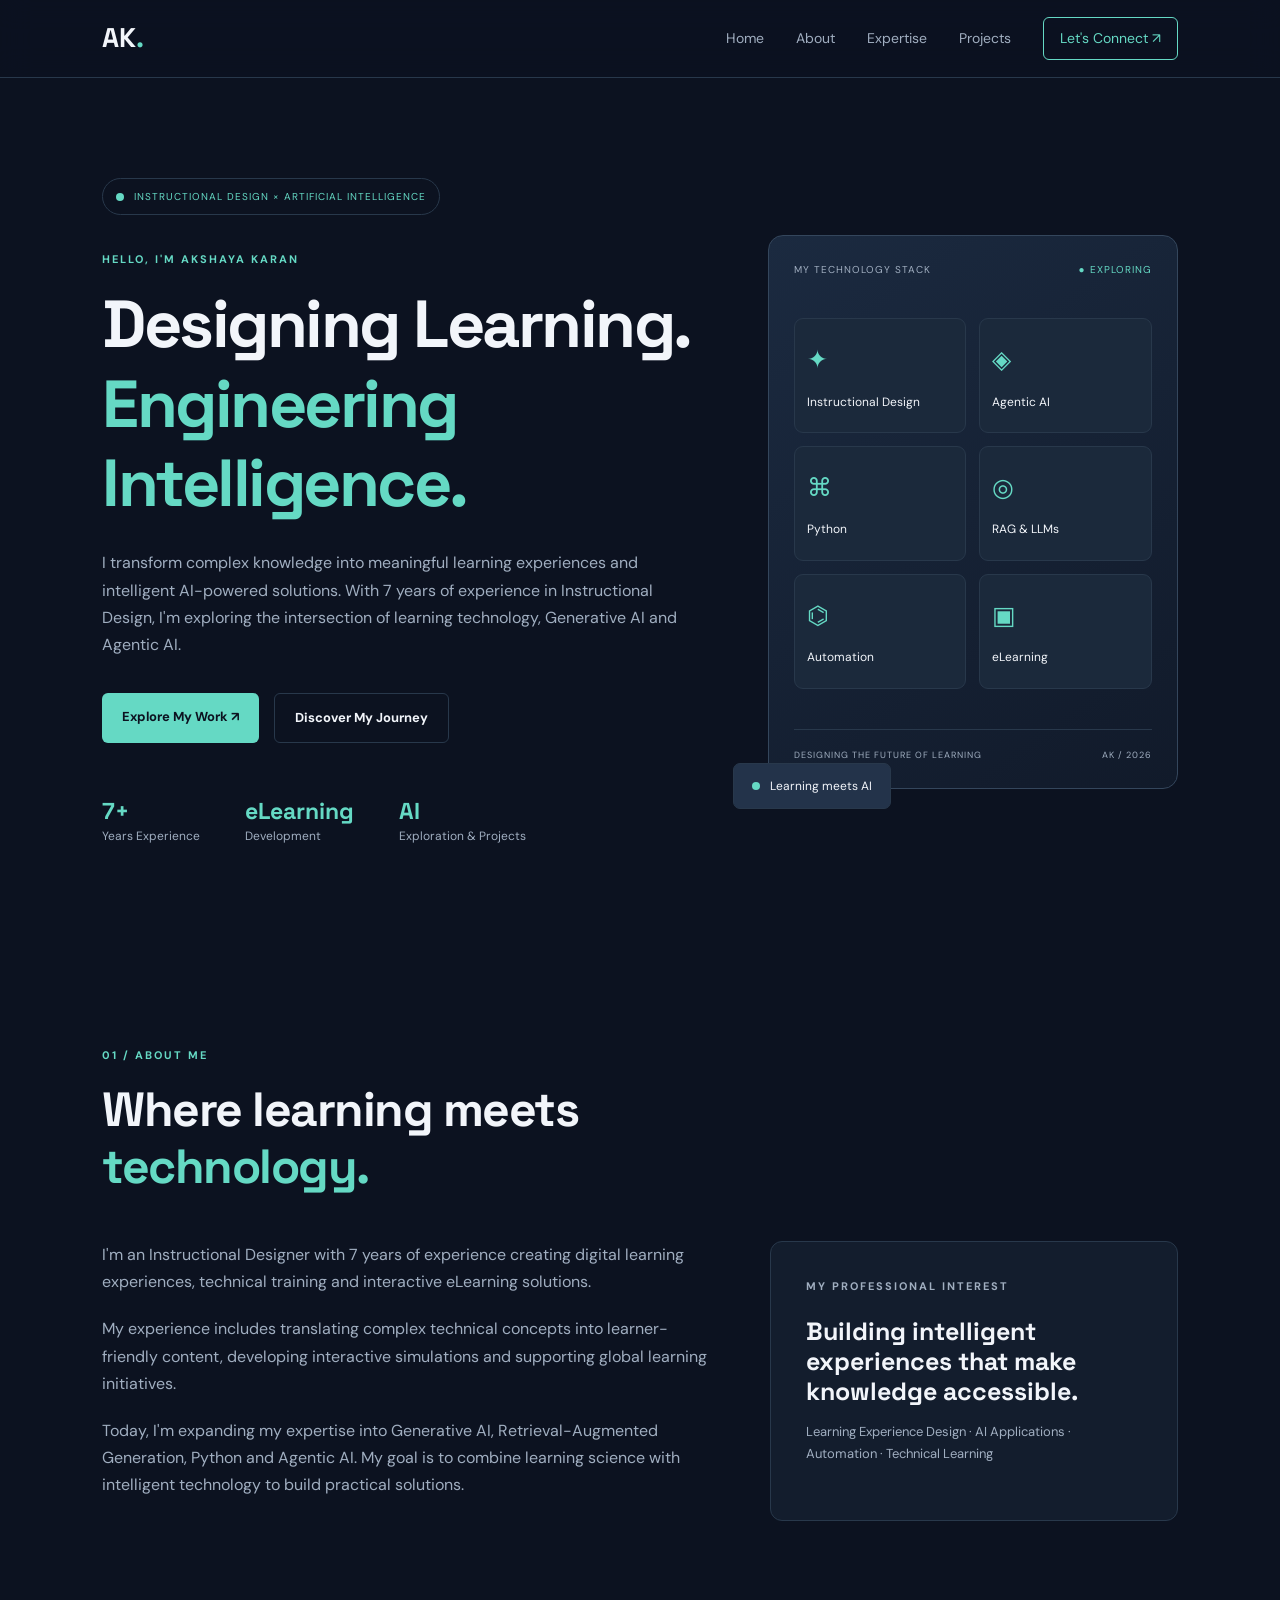
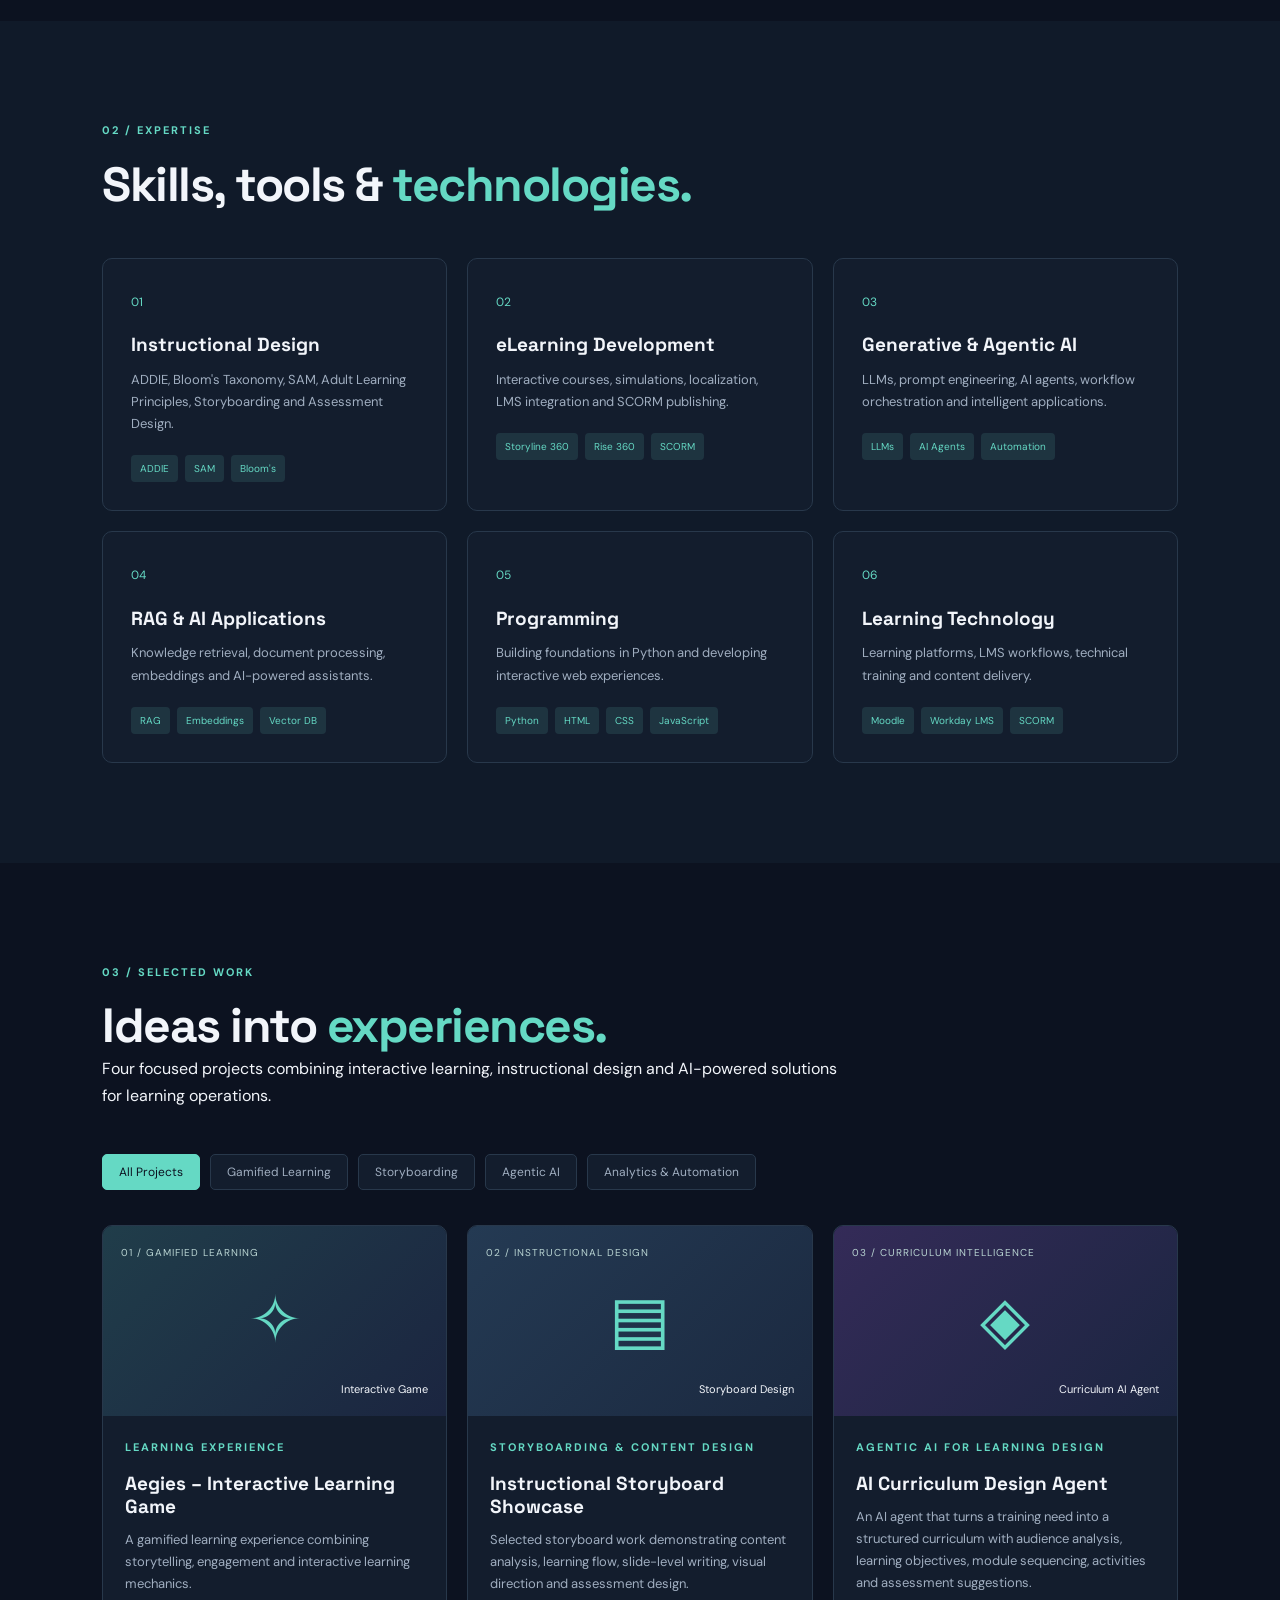
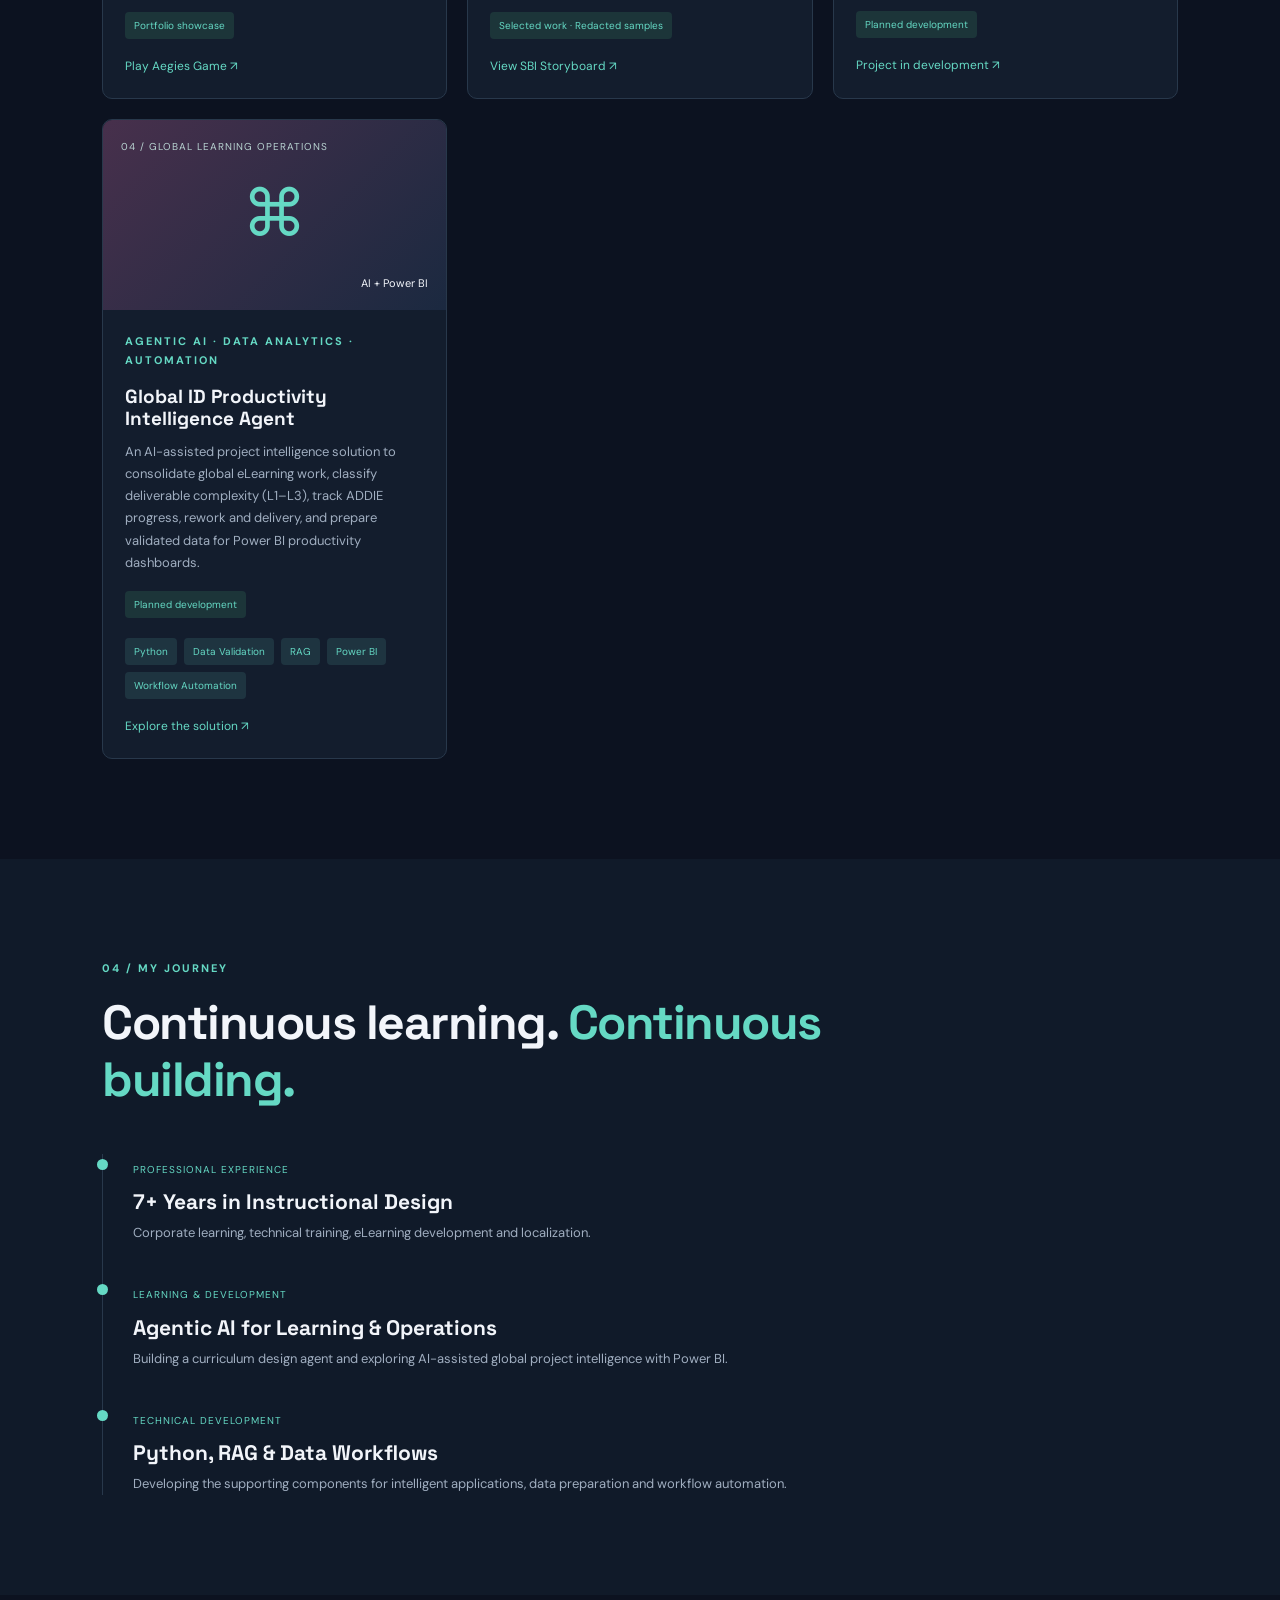
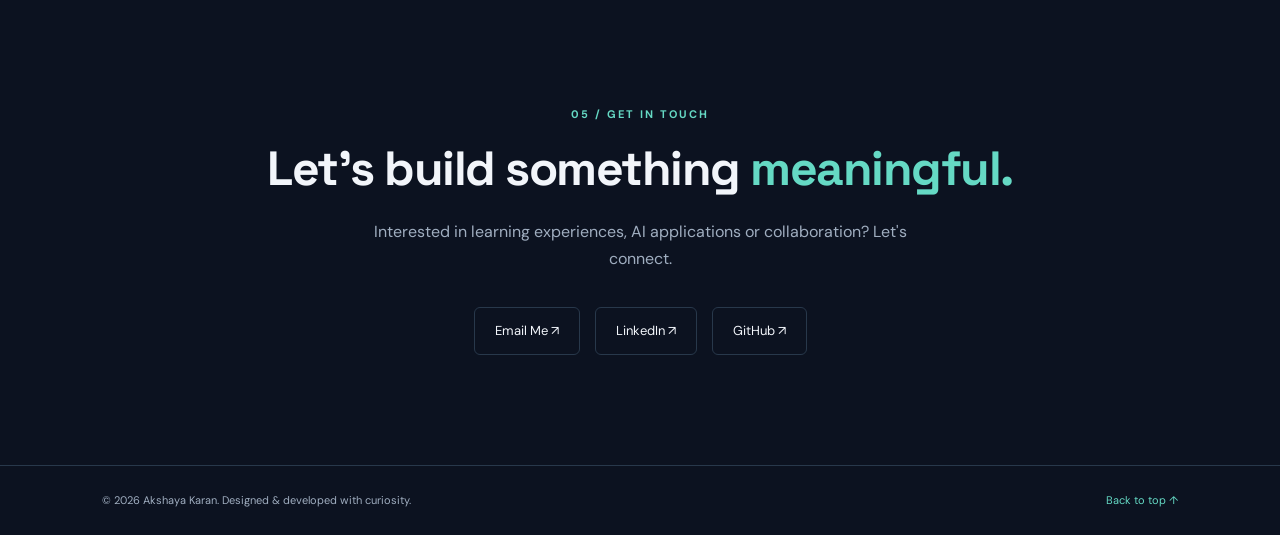
<file: index.html>
<!DOCTYPE html>
<html lang="en">
<head>
  <meta charset="UTF-8">
  <meta name="viewport" content="width=device-width, initial-scale=1.0">

  <title>Akshaya Karan | Learning Experience Designer & AI</title>

  <meta name="description" content="Portfolio of Akshaya Karan, an Instructional Designer exploring Agentic AI, RAG, Python and intelligent learning experiences.">

  <link rel="stylesheet" href="style.css">

  <link rel="preconnect" href="https://fonts.googleapis.com">
  <link rel="preconnect" href="https://fonts.gstatic.com" crossorigin>
  <link href="https://fonts.googleapis.com/css2?family=DM+Sans:wght@400;500;600;700&family=Space+Grotesk:wght@400;500;600;700&display=swap" rel="stylesheet">
</head>

<body>

  <!-- NAVIGATION -->
  <header class="navbar">
    <a href="#home" class="logo">AK<span>.</span></a>

    <button class="menu-toggle" id="menuToggle"
      aria-label="Toggle navigation" aria-expanded="false">
      ☰
    </button>

    <nav id="navMenu">
      <a href="#home">Home</a>
      <a href="#about">About</a>
      <a href="#expertise">Expertise</a>
      <a href="#projects">Projects</a>
      <a href="#contact" class="nav-contact">Let's Connect ↗</a>
    </nav>
  </header>

  <main>

    <!-- HERO SECTION -->
    <section class="hero section" id="home">

      <div class="hero-content">
        <div class="availability">
          <span class="status-dot"></span>
          INSTRUCTIONAL DESIGN × ARTIFICIAL INTELLIGENCE
        </div>

        <p class="eyebrow">HELLO, I'M AKSHAYA KARAN</p>

        <h1>
          Designing Learning.
          <span>Engineering Intelligence.</span>
        </h1>

        <p class="hero-description">
          I transform complex knowledge into meaningful learning
          experiences and intelligent AI-powered solutions.
          With 7 years of experience in Instructional Design,
          I'm exploring the intersection of learning technology,
          Generative AI and Agentic AI.
        </p>

        <div class="hero-buttons">
          <a href="#projects" class="btn btn-primary">
            Explore My Work ↗
          </a>

          <a href="#about" class="btn btn-secondary">
            Discover My Journey
          </a>
        </div>

        <div class="hero-stats">
          <div>
            <h3>7+</h3>
            <p>Years Experience</p>
          </div>

          <div>
            <h3>eLearning</h3>
            <p>Development</p>
          </div>

          <div>
            <h3>AI</h3>
            <p>Exploration & Projects</p>
          </div>
        </div>
      </div>

      <div class="hero-visual">
        <div class="visual-card main-visual">
          <div class="visual-top">
            <span>MY TECHNOLOGY STACK</span>
            <span class="live-indicator">● EXPLORING</span>
          </div>

          <div class="tech-grid">
            <div class="tech-item">
              <span>✦</span>
              <p>Instructional Design</p>
            </div>

            <div class="tech-item">
              <span>◈</span>
              <p>Agentic AI</p>
            </div>

            <div class="tech-item">
              <span>⌘</span>
              <p>Python</p>
            </div>

            <div class="tech-item">
              <span>◎</span>
              <p>RAG & LLMs</p>
            </div>

            <div class="tech-item">
              <span>⌬</span>
              <p>Automation</p>
            </div>

            <div class="tech-item">
              <span>▣</span>
              <p>eLearning</p>
            </div>
          </div>

          <div class="visual-footer">
            <span>DESIGNING THE FUTURE OF LEARNING</span>
            <span>AK / 2026</span>
          </div>
        </div>

        <div class="floating-label label-one">
          <span class="status-dot"></span>
          Learning meets AI
        </div>
      </div>
    </section>

    <!-- ABOUT SECTION -->
    <section class="section about" id="about">

      <div class="section-heading">
        <p class="eyebrow">01 / ABOUT ME</p>
        <h2>Where learning meets <span>technology.</span></h2>
      </div>

      <div class="about-content">
        <div>
          <p>
            I'm an Instructional Designer with 7 years of experience
            creating digital learning experiences, technical training
            and interactive eLearning solutions.
          </p>

          <p>
            My experience includes translating complex technical
            concepts into learner-friendly content, developing
            interactive simulations and supporting global learning
            initiatives.
          </p>

          <p>
            Today, I'm expanding my expertise into Generative AI,
            Retrieval-Augmented Generation, Python and Agentic AI.
            My goal is to combine learning science with intelligent
            technology to build practical solutions.
          </p>
        </div>

        <div class="about-highlight">
          <p class="eyebrow">MY PROFESSIONAL INTEREST</p>
          <h3>Building intelligent experiences that make knowledge accessible.</h3>
          <p>
            Learning Experience Design · AI Applications ·
            Automation · Technical Learning
          </p>
        </div>
      </div>
    </section>

    <!-- EXPERTISE SECTION -->
    <section class="section expertise" id="expertise">

      <div class="section-heading">
        <p class="eyebrow">02 / EXPERTISE</p>
        <h2>Skills, tools & <span>technologies.</span></h2>
      </div>

      <div class="expertise-grid">

        <article class="expertise-card">
          <span class="card-number">01</span>
          <h3>Instructional Design</h3>
          <p>ADDIE, Bloom's Taxonomy, SAM, Adult Learning Principles, Storyboarding and Assessment Design.</p>
          <div class="tags">
            <span>ADDIE</span><span>SAM</span><span>Bloom's</span>
          </div>
        </article>

        <article class="expertise-card">
          <span class="card-number">02</span>
          <h3>eLearning Development</h3>
          <p>Interactive courses, simulations, localization, LMS integration and SCORM publishing.</p>
          <div class="tags">
            <span>Storyline 360</span><span>Rise 360</span><span>SCORM</span>
          </div>
        </article>

        <article class="expertise-card">
          <span class="card-number">03</span>
          <h3>Generative & Agentic AI</h3>
          <p>LLMs, prompt engineering, AI agents, workflow orchestration and intelligent applications.</p>
          <div class="tags">
            <span>LLMs</span><span>AI Agents</span><span>Automation</span>
          </div>
        </article>

        <article class="expertise-card">
          <span class="card-number">04</span>
          <h3>RAG & AI Applications</h3>
          <p>Knowledge retrieval, document processing, embeddings and AI-powered assistants.</p>
          <div class="tags">
            <span>RAG</span><span>Embeddings</span><span>Vector DB</span>
          </div>
        </article>

        <article class="expertise-card">
          <span class="card-number">05</span>
          <h3>Programming</h3>
          <p>Building foundations in Python and developing interactive web experiences.</p>
          <div class="tags">
            <span>Python</span><span>HTML</span><span>CSS</span><span>JavaScript</span>
          </div>
        </article>

        <article class="expertise-card">
          <span class="card-number">06</span>
          <h3>Learning Technology</h3>
          <p>Learning platforms, LMS workflows, technical training and content delivery.</p>
          <div class="tags">
            <span>Moodle</span><span>Workday LMS</span><span>SCORM</span>
          </div>
        </article>

      </div>
    </section>

    <!-- PROJECTS SECTION -->
    <section class="section projects" id="projects">

      <div class="section-heading">
        <p class="eyebrow">03 / SELECTED WORK</p>
        <h2>Ideas into <span>experiences.</span></h2>
        <p>Four focused projects combining interactive learning, instructional design and AI-powered solutions for learning operations.</p>
      </div>

      <div class="project-filters">
        <button class="filter-btn active" data-filter="all">All Projects</button>
        <button class="filter-btn" data-filter="game">Gamified Learning</button>
        <button class="filter-btn" data-filter="elearning">Storyboarding</button>
        <button class="filter-btn" data-filter="ai">Agentic AI</button>
        <button class="filter-btn" data-filter="automation">Analytics & Automation</button>
      </div>

      <div class="project-grid">

        <article class="project-card" data-category="game">
          <div class="project-visual project-game">
            <span>01 / GAMIFIED LEARNING</span>
            <div class="project-symbol">✧</div>
            <span class="project-type">Interactive Game</span>
          </div>
          <div class="project-info">
            <p class="eyebrow">LEARNING EXPERIENCE</p>
            <h3>Aegies – Interactive Learning Game</h3>
            <p>A gamified learning experience combining storytelling, engagement and interactive learning mechanics.</p>
            <span class="project-status">Portfolio showcase</span>
            <a
              href="project/game/story.html"
              class="project-link"
              target="_blank"
              rel="noopener noreferrer">
              Play Aegies Game ↗
            </a>
          </div>
        </article>

        <article class="project-card" data-category="elearning">
          <div class="project-visual project-elearning">
            <span>02 / INSTRUCTIONAL DESIGN</span>
            <div class="project-symbol">▤</div>
            <span class="project-type">Storyboard Design</span>
          </div>
          <div class="project-info">
            <p class="eyebrow">STORYBOARDING & CONTENT DESIGN</p>
            <h3>Instructional Storyboard Showcase</h3>
            <p>Selected storyboard work demonstrating content analysis, learning flow, slide-level writing, visual direction and assessment design.</p>
            <span class="project-status">Selected work · Redacted samples</span>
            <a href="project/SB.pdf"
   class="project-link"
   target="_blank"
   rel="noopener noreferrer">
   View SBI Storyboard ↗
</a>
          </div>
        </article>

        <article class="project-card" data-category="ai">
          <div class="project-visual project-ai">
            <span>03 / CURRICULUM INTELLIGENCE</span>
            <div class="project-symbol">◈</div>
            <span class="project-type">Curriculum AI Agent</span>
          </div>
          <div class="project-info">
            <p class="eyebrow">AGENTIC AI FOR LEARNING DESIGN</p>
            <h3>AI Curriculum Design Agent</h3>
            <p>An AI agent that turns a training need into a structured curriculum with audience analysis, learning objectives, module sequencing, activities and assessment suggestions.</p>
            <span class="project-status">Planned development</span>
            <a href="#" class="project-link">Project in development ↗</a>
          </div>
        </article>

        <article class="project-card" data-category="automation">
          <div class="project-visual project-automation">
            <span>04 / GLOBAL LEARNING OPERATIONS</span>
            <div class="project-symbol">⌘</div>
            <span class="project-type">AI + Power BI</span>
          </div>
          <div class="project-info">
            <p class="eyebrow">AGENTIC AI · DATA ANALYTICS · AUTOMATION</p>
            <h3>Global ID Productivity Intelligence Agent</h3>
            <p>An AI-assisted project intelligence solution to consolidate global eLearning work, classify deliverable complexity (L1–L3), track ADDIE progress, rework and delivery, and prepare validated data for Power BI productivity dashboards.</p>
            <span class="project-status">Planned development</span>
            <div class="tags">
              <span>Python</span><span>Data Validation</span><span>RAG</span><span>Power BI</span><span>Workflow Automation</span>
            </div>
            <a href="#" class="project-link">Explore the solution ↗</a>
          </div>
        </article>

      </div>
    </section>

    <!-- JOURNEY SECTION -->
    <section class="section journey">
      <div class="section-heading">
        <p class="eyebrow">04 / MY JOURNEY</p>
        <h2>Continuous learning. <span>Continuous building.</span></h2>
      </div>

      <div class="journey-content">
        <div class="journey-item">
          <span>PROFESSIONAL EXPERIENCE</span>
          <h3>7+ Years in Instructional Design</h3>
          <p>Corporate learning, technical training, eLearning development and localization.</p>
        </div>

        <div class="journey-item">
          <span>LEARNING & DEVELOPMENT</span>
          <h3>Agentic AI for Learning & Operations</h3>
          <p>Building a curriculum design agent and exploring AI-assisted global project intelligence with Power BI.</p>
        </div>

        <div class="journey-item">
          <span>TECHNICAL DEVELOPMENT</span>
          <h3>Python, RAG & Data Workflows</h3>
          <p>Developing the supporting components for intelligent applications, data preparation and workflow automation.</p>
        </div>
      </div>
    </section>

    <!-- CONTACT SECTION -->
    <section class="section contact" id="contact">
      <p class="eyebrow">05 / GET IN TOUCH</p>
      <h2>Let's build something <span>meaningful.</span></h2>
      <p>Interested in learning experiences, AI applications or collaboration? Let's connect.</p>

      <div class="contact-links">
        <a href="mailto:akshayakaran1997@gmail.com">Email Me ↗</a>
        <a href="https://https://www.linkedin.com/in/akshaya-karan-4200a8205/" target="_blank" rel="noopener noreferrer">LinkedIn ↗</a>
        <a href="https://github.com/" target="_blank" rel="noopener noreferrer">GitHub ↗</a>
      </div>
    </section>

  </main>

  <footer>
    <p>© 2026 Akshaya Karan. Designed & developed with curiosity.</p>
    <a href="#home">Back to top ↑</a>
  </footer>

  <script src="script.js"></script>

</body>
</html>
</file>
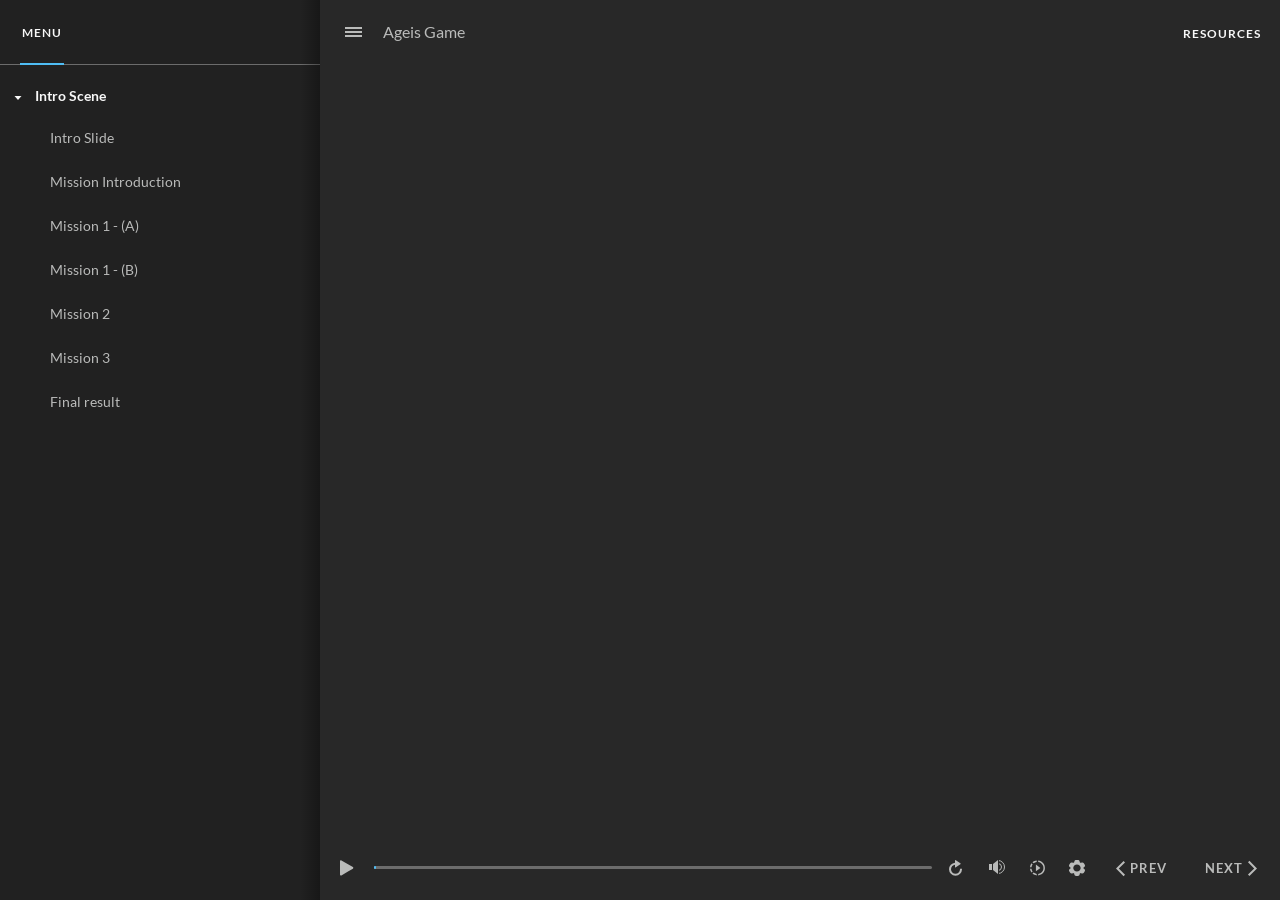
<file: project/game/index_lms.html>
﻿<!doctype html>
<html lang="en-US">
<head>
  <meta charset="utf-8">
  <!-- Created using Storyline 360 x64 - http://www.articulate.com  -->
  <!-- version: 3.116.36838.0 -->
  <title>Ageis Game </title>
  <meta http-equiv="x-ua-compatible" content="IE=edge"/>
  <meta name="viewport" content="width=device-width,initial-scale=1,user-scalable=no,shrink-to-fit=no,minimal-ui"/>
  <meta name="apple-mobile-web-app-capable" content="yes"/>
  <style>
    html, body { height: 100%; padding: 0; margin: 0 }
    #app { height: 100%; width: 100%; }
  </style>

  <script>
    window.DS = {};
    window.globals = {
      DATA_PATH_BASE: '',
      HAS_FRAME: true,
      HAS_SLIDE: true,

      lmsPresent: true,
      tinCanPresent: false,
      cmi5Present: false,
      aoSupport: false,
      scale: 'Scaled',
      captureRc: false,
      browserSize: 'optimal',
      bgColor: '#282828',
      features: 'DropInBase,JsInteractions,Localization,LocalizationTimeline,PlayerMemoryEnhancements,PlayerSizeOption,SlideLevelScale',
      themeName: 'unified',
      preloaderColor: '#FFFFFF',
      suppressAnalytics: false,
      productChannel: 'stable',
      publishSource: 'storyline',
      aid: 'aid|7258c044-5a24-5014-a726-05fed1e84f66',
      cid: '018ade68-c21e-4483-994b-e4d9750c06e6',
      playerVersion: '3.116.36838.0',
      publishTimestamp: '2026-08-11T10:37:23.3409742Z',
      maxIosVideoElements: 10,
      connectionSettings: { message: 'You%20are%20offline.%20Trying%20to%20reconnect...', useDarkTheme: false, mode: 'disabled' },
      hasFeature: function(feature) {
        return this.features.split(',').includes(feature);
      },
      
      parseParams: function(qs) {
        if (window.globals.parsedParams != null) {
          return window.globals.parsedParams;
        }
        qs = (qs || window.location.search.substr(1)).split('+').join(' ');
        var params = {},
            tokens,
            re = /[?&]?([^=]+)=([^&]*)/g;

        while (tokens = re.exec(qs)) {
          params[decodeURIComponent(tokens[1]).trim()] =
            decodeURIComponent(tokens[2]).trim();
        }
        window.globals.parsedParams = params;
        return params;
      }

    };

    if (window.flagsUnderTest != null) {
      window.globals.features = window.flagsUnderTest.reduce((accum, feature) => {
        if (!accum.includes(feature)) {
          accum.push(feature);
        }
        return accum;
      }, window.globals.features.split(',')).join();
    }
  </script>
  <script>
    var isIe11 = ('ActiveXObject' in window || window.MSBlobBuilder != null)
      && window.msCrypto != null && !window.ActiveXObject;
    if (isIe11) {
      window.globals.unsupportedBrowser = true;
      document.write(atob('[base64]'));
    }
  </script>

  <script>
    if (window.globals.hasFeature('Localization')) {
      
      
    }
  </script>

  <script src="lms/scormdriver.js" charset="utf-8"></script>
  
  <script>window.THREE = { };</script>
  
</head>
<body style="background: #282828" class="cs-HTML theme-unified">
  <!-- 360 -->
  <script>!function(){var e,i=/iPhone/i,o=/iPod/i,n=/iPad/i,t=/\biOS-universal(?:.+)Mac\b/i,r=/\bAndroid(?:.+)Mobile\b/i,a=/Android/i,d=/(?:SD4930UR|\bSilk(?:.+)Mobile\b)/i,p=/Silk/i,l=/Windows Phone/i,u=/\bWindows(?:.+)ARM\b/i,b=/BlackBerry/i,s=/BB10/i,c=/Opera Mini/i,f=/\b(CriOS|Chrome)(?:.+)Mobile/i,h=/Mobile(?:.+)Firefox\b/i,v=function(e){return void 0!==e&&"MacIntel"===e.platform&&"number"==typeof e.maxTouchPoints&&e.maxTouchPoints>1&&"undefined"==typeof MSStream};e=function(e){var m={userAgent:"",platform:"",maxTouchPoints:0};e||"undefined"==typeof navigator?"string"==typeof e?m.userAgent=e:e&&e.userAgent&&(m={userAgent:e.userAgent,platform:e.platform,maxTouchPoints:e.maxTouchPoints||0}):m={userAgent:navigator.userAgent,platform:navigator.platform,maxTouchPoints:navigator.maxTouchPoints||0};var g=m.userAgent,y=g.split("[FBAN");void 0!==y[1]&&(g=y[0]),void 0!==(y=g.split("Twitter"))[1]&&(g=y[0]);var A=function(e){return function(i){return i.test(e)}}(g),w={apple:{phone:A(i)&&!A(l),ipod:A(o),tablet:!A(i)&&(A(n)||v(m))&&!A(l),universal:A(t),device:(A(i)||A(o)||A(n)||A(t)||v(m))&&!A(l)},amazon:{phone:A(d),tablet:!A(d)&&A(p),device:A(d)||A(p)},android:{phone:!A(l)&&A(d)||!A(l)&&A(r),tablet:!A(l)&&!A(d)&&!A(r)&&(A(p)||A(a)),device:!A(l)&&(A(d)||A(p)||A(r)||A(a))||A(/\bokhttp\b/i)},windows:{phone:A(l),tablet:A(u),device:A(l)||A(u)},other:{blackberry:A(b),blackberry10:A(s),opera:A(c),firefox:A(h),chrome:A(f),device:A(b)||A(s)||A(c)||A(h)||A(f)},any:!1,phone:!1,tablet:!1};return w.any=w.apple.device||w.android.device||w.windows.device||w.other.device,w.phone=w.apple.phone||w.android.phone||w.windows.phone,w.tablet=w.apple.tablet||w.android.tablet||w.windows.tablet,w}(),"object"==typeof exports&&"undefined"!=typeof module?module.exports=e:"function"==typeof define&&define.amd?define((function(){return e})):this.isMobile=e}();
    window.isMobile.apple.tablet = window.isMobile.apple.tablet ||
      (navigator.platform === 'MacIntel' && navigator.maxTouchPoints > 1);
    window.isMobile.apple.device = window.isMobile.apple.device || window.isMobile.apple.tablet;
    window.isMobile.tablet = window.isMobile.tablet || window.isMobile.apple.tablet;
    window.isMobile.any = window.isMobile.any || window.isMobile.apple.tablet;
  </script>

  <div id="focus-sink" tabindex="-1"></div>

  <div id="preso"></div>
  <script>
    (function() {

      var classTypes = [ 'desktop', 'mobile', 'phone', 'tablet' ];

      var addDeviceClasses = function(prefix, testObj) {
        var curr, i;
        for (i = 0; i < classTypes.length; i++) {
          curr = classTypes[i];
          if (testObj[curr]) {
            document.body.classList.add(prefix + curr);
          }
        }
      };

      var params = window.globals.parseParams(),
          isDevicePreview = params.devicepreview === '1',
          isPhoneOverride = params.deviceType === 'phone' || (isDevicePreview && params.phone == '1'),
          isTabletOverride = (params.deviceType === 'tablet' || isDevicePreview) && !isPhoneOverride,
          isMobileOverride = isPhoneOverride || isTabletOverride;

      var deviceView = {
        desktop: !window.isMobile.any && !isMobileOverride,
        mobile: window.isMobile.any || isMobileOverride,
        phone: isPhoneOverride || (window.isMobile.phone && !isTabletOverride),
        tablet: isTabletOverride || window.isMobile.tablet
      };

      window.globals.deviceView = deviceView;
      window.isMobile.desktop = !window.isMobile.any;
      window.isMobile.mobile = window.isMobile.any;

      addDeviceClasses('view-', deviceView);

    })();
  </script>
  
  <script src='story_content/triggers.js' type=text/javascript></script>
<script src='story_content/user.js' type=text/javascript></script>
  <div class="slide-loader"></div>

  <script>
    var doc = document, loader = doc.body.querySelector('.slide-loader'); [ 1, 2, 3 ].forEach(function(n) { var d = doc.createElement('div'); d.style.backgroundColor = window.globals.preloaderColor; d.classList.add('mobile-loader-dot'); d.classList.add('dot' + n); loader.appendChild(d); });
  </script>

  <div class="mobile-load-title-overlay" style="display: none">
    <div class="mobile-load-title">Ageis Game </div>
  </div>

  <div class="mobile-chrome-warning"></div>

  
<style>
  .warn-connection-dialog {
    display: none;
    background: transparent;
    pointer-events: all;
    position: fixed;
    left: 0;
    top: 0;
    width: 100%;
    height: 100%;
    z-index: 999;
  }

  .warn-connection-content {
    pointer-events: all;
    border-radius: 4px;
    background: white;
    border: 1px solid #E7E7E7;
    color: #333333;
    box-shadow: 0 2px 4px rgba(0, 0, 0, 0.25);
    transition: all 150ms ease-out;
    position: absolute;
    white-space: nowrap;
  }

  .view-phone.is-landscape .warn-connection-content {
    left: 23px;
    bottom: 23px;
  }

  .view-tablet.is-landscape .warn-connection-content {
    left: 50%;
    top: 20px;
    transform: translateX(-50%);
  }

  .view-mobile.is-portrait .warn-connection-content {
    transform: translate(-50%, calc(-100% - 15px));
  }

  .warn-connection-content p {
    display: inline-block;
    margin: 0 8px 0 0;
    line-height: 33px;
    font-size: 11px;
  }

  .warn-connection-content svg {
    position: relative;
    vertical-align: middle;
    margin: 0 2px 2px 8px;
  }

  .view-desktop .warn-connection-content {
    left: 1.5em;
    bottom: 1.5em;
  }

  .view-desktop .warn-connection-content p {
    font-size: 1.1em;
  }

  .is-offline .warn-connection-dialog {
    display: block;
  }

  .is-offline .cs-panel * {
    pointer-events: none !important;
  }

  .is-offline .cs-panel {
    pointer-events: all !important;
  }

  .is-offline #nav-controls * {
    pointer-events: none !important;
  }

  .is-offline #nav-controls {
    pointer-events: all !important;
  }
</style>

<div class="warn-connection-dialog" role="alertdialog" aria-modal="true" tabindex="0" aria-labelledby="warn-connection-message">
  <div class="warn-connection-content">
    <svg width="17" height="15" viewBox="0 0 17 15" xmlns="http://www.w3.org/2000/svg">
      <path fill="#8F0000" stroke="white" d="M16.07,12.98 L15.88,12.23 L9.51,1.21 C8.97,0.26,7.6,0.26,7.06,1.21 L0.69,12.23 C0.15,13.16,0.81,14.36,1.91,14.36 H14.65 C15.47,14.36,16.05,13.7,16.07,12.98 Z"/>
      <path fill="white" stroke="white" d="M8.58,5.5 C8.35,5.28,8.5,5.35,8.21,5.32 C8.09,5.35,7.97,5.49,7.96,5.67 C7.97,5.79,7.98,5.92,7.98,6.04 L7.98,6.04 C7.99,6.17,8,6.31,8.01,6.43 L8.01,6.44 C8.03,6.92,8.06,7.41,8.09,7.9 L8.09,7.9 C8.12,8.39,8.14,8.88,8.17,9.37 C8.17,9.39,8.18,9.42,8.2,9.44 C8.23,9.46,8.25,9.47,8.28,9.47 C8.31,9.47,8.34,9.46,8.35,9.44 C8.37,9.43,8.38,9.4,8.39,9.35 L8.39,9.34 C8.39,9.24,8.4,9.15,8.4,9.05 L8.4,9.05 C8.41,8.96,8.41,8.86,8.42,8.75 C8.43,8.44,8.45,8.12,8.47,7.81 L8.47,7.81 C8.49,7.49,8.51,7.18,8.53,6.87 C8.55,6.46,8.56,6.05,8.59,5.64 L8.6,5.62 C8.6,5.57,8.59,5.53,8.58,5.5 L8.21,5.32 Z"/>
      <circle fill="white" stroke="white" cx="8.3" cy="11.35" r="0.3"/>
    </svg>
    <p id="warn-connection-message">You are offline. Trying to reconnect...</p>
  </div>
</div>

<script>
  (function() {
    window.DS.connection = {
      warningShown: false,
      assets: {},
      loadingAssetGroup: false,
      retryDelay: 500
    };

    var connectionSettings = window.globals.connectionSettings || {};

    var useConnectionMessages = window.AbortController != null &&
      window.location.protocol != 'file:' &&
      connectionSettings.mode === 'normal';

    window.DS.connection.useConnectionMessages = useConnectionMessages;

    var assetCount = 0;
    var checkLoadedId;


    if (useConnectionMessages && connectionSettings != null) {
      var contentEl = document.querySelector('.warn-connection-content');
      var messageEl = contentEl.querySelector('p');

      if (connectionSettings.useDarkTheme) {
        contentEl.style.borderColor = '#BABBBA';
        contentEl.style.backgroundColor = '#282828';
        contentEl.style.color = '#FFFFFF';
      }

      if (connectionSettings.message != null) {
        messageEl.textContent = window.decodeURIComponent(connectionSettings.message);
      }
    }

    function checkAssetsReady() {
      for (var i in DS.connection.assets) {
        if (!DS.connection.assets[i].success) {
          return false;
        }
      }
      return true;
    }

    function stopAssetGroup() {
      if (!useConnectionMessages) { return; }

      assetCount = 0;

      DS.connection.oldAssetGroup = DS.connection.assets;
      DS.connection.assets = {};
      DS.connection.loadingAssetGroup = false;
      clearInterval(checkLoadedId);
    }

    function startAssetGroup() {
      if (!useConnectionMessages) { return; }
      var ticks = 0;
      clearInterval(checkLoadedId);
      checkLoadedId = setInterval(function() {
        var loaded = 0;
        if (assetCount === 0 && loaded === 0) {
          clearInterval(checkLoadedId);
          return;
        }

        for (var i in DS.connection.assets) {
          if (DS.connection.assets[i].success) {
            loaded++;
          }
        }

        if (assetCount === loaded && checkAssetsReady()) {
          for (var i in DS.connection.assets) {
            if (DS.connection.assets[i].action) {
              DS.connection.assets[i].action();
            }
          }
          hideWarning();
          stopAssetGroup();
        }
      }, 100)
    }

    function requiredAsset(url, action, retry, type) {
      if (!useConnectionMessages) { return; }
      if (DS.connection.assets[url]) { return; }

      DS.connection.assets[url] = {
        success: false, action: action, retry: retry, type: type
      };
      assetCount = Object.keys(DS.connection.assets).length;
      if (!DS.connection.loadingAssetGroup) {
        startAssetGroup();
      }
      DS.connection.loadingAssetGroup = true;
    }

    function assetLoaded(url) {
      if (!useConnectionMessages) { return; }
      if (DS.connection.assets[url]) {
        DS.connection.assets[url].success = true;
      }
    }

    function assetFailed(url) {
      if (!useConnectionMessages) { return; }
      if (!DS.connection.assets[url]) {
        if (/\.js$/.test(url) && url.indexOf('transcripts') === -1) {
          setTimeout(function() {
            if (DS.connection.lastSlideLoaded != null) {
              DS.connection.lastSlideLoaded();
            }
          }, DS.connection.retryDelay);
        }
        return;
      }
      if (!DS.connection.warningShown) { showWarning(); }
      if (DS.connection.assets[url].retry) {
        setTimeout(function() {
          if (!DS.connection.assets[url].success) {
            DS.connection.assets[url].retry()
          }
        }, DS.connection.retryDelay);
      }
    }

    function hideWarning() {
      document.body.classList.remove('is-offline');
      DS.connection.warningShown = false;
      enableKeys();
    }
    DS.connection.hideWarning = hideWarning

    function showWarning(btn) {
      document.body.classList.add('is-offline')
      DS.connection.warningShown = true;
      updateWarningPosition();
      disableKeys();
    }

    function updateWarningPosition() {
      if (!DS.connection.warningShown) {
        return;
      }

      var isPortrait = document.body.classList.contains('is-portrait');
      var isMobile = document.body.classList.contains('view-mobile');
      var warningEl = document.querySelector('.warn-connection-content');

      if (isPortrait && isMobile) {
        var slide = document.querySelector('.primary-slide');
        var slideRect = slide != null
          ? slide.getBoundingClientRect()
          : { top: window.innerHeight, left: 0, width: window.innerWidth };

        warningEl.style.top = `${slideRect.top}px`
        warningEl.style.left = `${slideRect.left + slideRect.width / 2}px`
      } else {
        warningEl.style.top = null;
        warningEl.style.left = null;
      }

      window.requestAnimationFrame(updateWarningPosition);
    }

    function onDisableKeyDown(e) {
      e.preventDefault();
      e.stopImmediatePropagation();
    }

    function onDisableKeyUp(e) {
      e.preventDefault();
      e.stopImmediatePropagation();
    }

    var accStyle = document.createElement('style');
    var warnDialogEl = document.querySelector('.warn-connection-dialog');

    function disableKeys() {
      if (DS.views && DS.views.nsStack && DS.views.nsStack.length === 1) {
        DS.views.nsStack[0].tabReachable = false
        DS.views.nsStack[0].updateTabIndex(true);
      }

      accStyle.innerHTML = '.acc-shadow-dom { display: none; }';
      document.body.appendChild(accStyle);

      warnDialogEl.parentNode.append(warnDialogEl);
      warnDialogEl.focus();
    }

    function enableKeys() {
      accStyle.remove();
      if (DS.views && DS.views.nsStack && DS.views.nsStack.length === 1 && DS.views.nsStack[0].name === '_frame') {
        DS.views.nsStack[0].tabReachable = true;
        DS.views.nsStack[0].updateTabIndex();
      }
    }

    // these will all be noops if the feature flag isn't set in
    // the data and `window.globals.features`
    DS.connection.requiredAsset = requiredAsset;
    DS.connection.assetLoaded = assetLoaded;
    DS.connection.assetFailed = assetFailed;
    DS.connection.stopAssetGroup = stopAssetGroup;
    DS.connection.startAssetGroup = startAssetGroup;
  })();
</script>


  <script>
    
    if (window.autoSpider && window.vInterfaceObject) {
      document.querySelector('.mobile-load-title-overlay').style.display = 'none';
    }
  </script>

  

  <link rel="stylesheet" href="html5/data/css/output.min.css" data-noprefix/>
</body>
<script src="html5/lib/scripts/bootstrapper.min.js"></script>
</html>
</file>
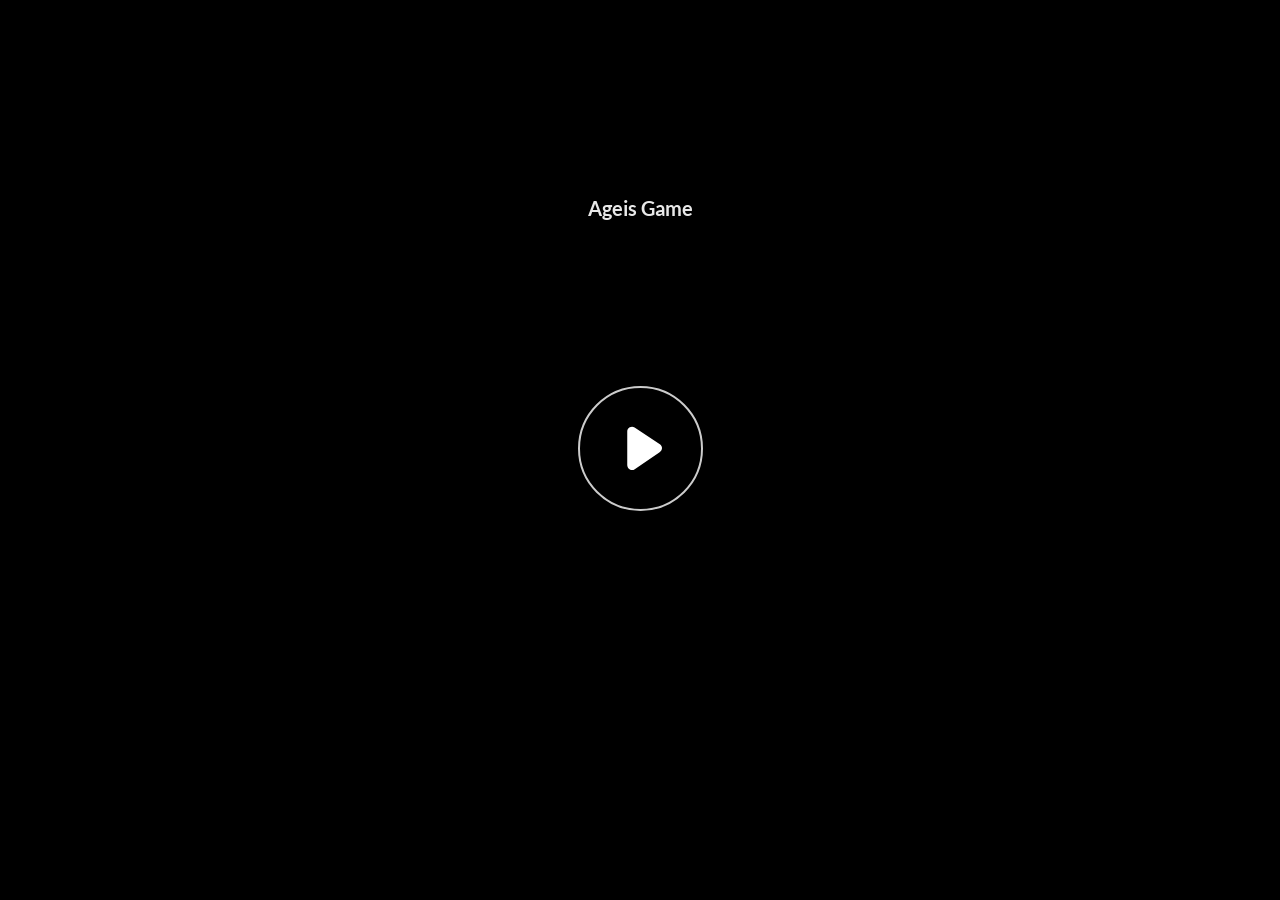
<file: project/game/story.html>
﻿<!doctype html>
<html lang="en-US">
<head>
  <meta charset="utf-8">
  <!-- Created using Storyline 360 x64 - http://www.articulate.com  -->
  <!-- version: 3.116.36838.0 -->
  <title>Ageis Game </title>
  <meta http-equiv="x-ua-compatible" content="IE=edge"/>
  <meta name="viewport" content="width=device-width,initial-scale=1,user-scalable=no,shrink-to-fit=no,minimal-ui"/>
  <meta name="apple-mobile-web-app-capable" content="yes"/>
  <style>
    html, body { height: 100%; padding: 0; margin: 0 }
    #app { height: 100%; width: 100%; }
  </style>

  <script>
    window.DS = {};
    window.globals = {
      DATA_PATH_BASE: '',
      HAS_FRAME: true,
      HAS_SLIDE: true,

      lmsPresent: false,
      tinCanPresent: false,
      cmi5Present: false,
      aoSupport: false,
      scale: 'Scaled',
      captureRc: false,
      browserSize: 'optimal',
      bgColor: '#282828',
      features: 'DropInBase,JsInteractions,Localization,LocalizationTimeline,PlayerMemoryEnhancements,PlayerSizeOption,SlideLevelScale',
      themeName: 'unified',
      preloaderColor: '#FFFFFF',
      suppressAnalytics: false,
      productChannel: 'stable',
      publishSource: 'storyline',
      aid: 'aid|7258c044-5a24-5014-a726-05fed1e84f66',
      cid: '018ade68-c21e-4483-994b-e4d9750c06e6',
      playerVersion: '3.116.36838.0',
      publishTimestamp: '2026-08-11T10:37:23.2720566Z',
      maxIosVideoElements: 10,
      connectionSettings: { message: 'You%20are%20offline.%20Trying%20to%20reconnect...', useDarkTheme: false, mode: 'disabled' },
      hasFeature: function(feature) {
        return this.features.split(',').includes(feature);
      },
      
      parseParams: function(qs) {
        if (window.globals.parsedParams != null) {
          return window.globals.parsedParams;
        }
        qs = (qs || window.location.search.substr(1)).split('+').join(' ');
        var params = {},
            tokens,
            re = /[?&]?([^=]+)=([^&]*)/g;

        while (tokens = re.exec(qs)) {
          params[decodeURIComponent(tokens[1]).trim()] =
            decodeURIComponent(tokens[2]).trim();
        }
        window.globals.parsedParams = params;
        return params;
      }

    };

    if (window.flagsUnderTest != null) {
      window.globals.features = window.flagsUnderTest.reduce((accum, feature) => {
        if (!accum.includes(feature)) {
          accum.push(feature);
        }
        return accum;
      }, window.globals.features.split(',')).join();
    }
  </script>
  <script>
    var isIe11 = ('ActiveXObject' in window || window.MSBlobBuilder != null)
      && window.msCrypto != null && !window.ActiveXObject;
    if (isIe11) {
      window.globals.unsupportedBrowser = true;
      document.write(atob('[base64]'));
    }
  </script>

  <script>
    if (window.globals.hasFeature('Localization')) {
      
      
    }
  </script>

  
  <script src='lms/scormdriver.js' type=text/javascript></script>
  <script>window.THREE = { };</script>
  
</head>
<body style="background: #282828" class="cs-HTML theme-unified">
  <!-- 360 -->
  <script>!function(){var e,i=/iPhone/i,o=/iPod/i,n=/iPad/i,t=/\biOS-universal(?:.+)Mac\b/i,r=/\bAndroid(?:.+)Mobile\b/i,a=/Android/i,d=/(?:SD4930UR|\bSilk(?:.+)Mobile\b)/i,p=/Silk/i,l=/Windows Phone/i,u=/\bWindows(?:.+)ARM\b/i,b=/BlackBerry/i,s=/BB10/i,c=/Opera Mini/i,f=/\b(CriOS|Chrome)(?:.+)Mobile/i,h=/Mobile(?:.+)Firefox\b/i,v=function(e){return void 0!==e&&"MacIntel"===e.platform&&"number"==typeof e.maxTouchPoints&&e.maxTouchPoints>1&&"undefined"==typeof MSStream};e=function(e){var m={userAgent:"",platform:"",maxTouchPoints:0};e||"undefined"==typeof navigator?"string"==typeof e?m.userAgent=e:e&&e.userAgent&&(m={userAgent:e.userAgent,platform:e.platform,maxTouchPoints:e.maxTouchPoints||0}):m={userAgent:navigator.userAgent,platform:navigator.platform,maxTouchPoints:navigator.maxTouchPoints||0};var g=m.userAgent,y=g.split("[FBAN");void 0!==y[1]&&(g=y[0]),void 0!==(y=g.split("Twitter"))[1]&&(g=y[0]);var A=function(e){return function(i){return i.test(e)}}(g),w={apple:{phone:A(i)&&!A(l),ipod:A(o),tablet:!A(i)&&(A(n)||v(m))&&!A(l),universal:A(t),device:(A(i)||A(o)||A(n)||A(t)||v(m))&&!A(l)},amazon:{phone:A(d),tablet:!A(d)&&A(p),device:A(d)||A(p)},android:{phone:!A(l)&&A(d)||!A(l)&&A(r),tablet:!A(l)&&!A(d)&&!A(r)&&(A(p)||A(a)),device:!A(l)&&(A(d)||A(p)||A(r)||A(a))||A(/\bokhttp\b/i)},windows:{phone:A(l),tablet:A(u),device:A(l)||A(u)},other:{blackberry:A(b),blackberry10:A(s),opera:A(c),firefox:A(h),chrome:A(f),device:A(b)||A(s)||A(c)||A(h)||A(f)},any:!1,phone:!1,tablet:!1};return w.any=w.apple.device||w.android.device||w.windows.device||w.other.device,w.phone=w.apple.phone||w.android.phone||w.windows.phone,w.tablet=w.apple.tablet||w.android.tablet||w.windows.tablet,w}(),"object"==typeof exports&&"undefined"!=typeof module?module.exports=e:"function"==typeof define&&define.amd?define((function(){return e})):this.isMobile=e}();
    window.isMobile.apple.tablet = window.isMobile.apple.tablet ||
      (navigator.platform === 'MacIntel' && navigator.maxTouchPoints > 1);
    window.isMobile.apple.device = window.isMobile.apple.device || window.isMobile.apple.tablet;
    window.isMobile.tablet = window.isMobile.tablet || window.isMobile.apple.tablet;
    window.isMobile.any = window.isMobile.any || window.isMobile.apple.tablet;
  </script>

  <div id="focus-sink" tabindex="-1"></div>

  <div id="preso"></div>
  <script>
    (function() {

      var classTypes = [ 'desktop', 'mobile', 'phone', 'tablet' ];

      var addDeviceClasses = function(prefix, testObj) {
        var curr, i;
        for (i = 0; i < classTypes.length; i++) {
          curr = classTypes[i];
          if (testObj[curr]) {
            document.body.classList.add(prefix + curr);
          }
        }
      };

      var params = window.globals.parseParams(),
          isDevicePreview = params.devicepreview === '1',
          isPhoneOverride = params.deviceType === 'phone' || (isDevicePreview && params.phone == '1'),
          isTabletOverride = (params.deviceType === 'tablet' || isDevicePreview) && !isPhoneOverride,
          isMobileOverride = isPhoneOverride || isTabletOverride;

      var deviceView = {
        desktop: !window.isMobile.any && !isMobileOverride,
        mobile: window.isMobile.any || isMobileOverride,
        phone: isPhoneOverride || (window.isMobile.phone && !isTabletOverride),
        tablet: isTabletOverride || window.isMobile.tablet
      };

      window.globals.deviceView = deviceView;
      window.isMobile.desktop = !window.isMobile.any;
      window.isMobile.mobile = window.isMobile.any;

      addDeviceClasses('view-', deviceView);

    })();
  </script>
  
  <script src='story_content/triggers.js' type=text/javascript></script>
<script src='story_content/user.js' type=text/javascript></script>
  <div class="slide-loader"></div>

  <script>
    var doc = document, loader = doc.body.querySelector('.slide-loader'); [ 1, 2, 3 ].forEach(function(n) { var d = doc.createElement('div'); d.style.backgroundColor = window.globals.preloaderColor; d.classList.add('mobile-loader-dot'); d.classList.add('dot' + n); loader.appendChild(d); });
  </script>

  <div class="mobile-load-title-overlay" style="display: none">
    <div class="mobile-load-title">Ageis Game </div>
  </div>

  <div class="mobile-chrome-warning"></div>

  
<style>
  .warn-connection-dialog {
    display: none;
    background: transparent;
    pointer-events: all;
    position: fixed;
    left: 0;
    top: 0;
    width: 100%;
    height: 100%;
    z-index: 999;
  }

  .warn-connection-content {
    pointer-events: all;
    border-radius: 4px;
    background: white;
    border: 1px solid #E7E7E7;
    color: #333333;
    box-shadow: 0 2px 4px rgba(0, 0, 0, 0.25);
    transition: all 150ms ease-out;
    position: absolute;
    white-space: nowrap;
  }

  .view-phone.is-landscape .warn-connection-content {
    left: 23px;
    bottom: 23px;
  }

  .view-tablet.is-landscape .warn-connection-content {
    left: 50%;
    top: 20px;
    transform: translateX(-50%);
  }

  .view-mobile.is-portrait .warn-connection-content {
    transform: translate(-50%, calc(-100% - 15px));
  }

  .warn-connection-content p {
    display: inline-block;
    margin: 0 8px 0 0;
    line-height: 33px;
    font-size: 11px;
  }

  .warn-connection-content svg {
    position: relative;
    vertical-align: middle;
    margin: 0 2px 2px 8px;
  }

  .view-desktop .warn-connection-content {
    left: 1.5em;
    bottom: 1.5em;
  }

  .view-desktop .warn-connection-content p {
    font-size: 1.1em;
  }

  .is-offline .warn-connection-dialog {
    display: block;
  }

  .is-offline .cs-panel * {
    pointer-events: none !important;
  }

  .is-offline .cs-panel {
    pointer-events: all !important;
  }

  .is-offline #nav-controls * {
    pointer-events: none !important;
  }

  .is-offline #nav-controls {
    pointer-events: all !important;
  }
</style>

<div class="warn-connection-dialog" role="alertdialog" aria-modal="true" tabindex="0" aria-labelledby="warn-connection-message">
  <div class="warn-connection-content">
    <svg width="17" height="15" viewBox="0 0 17 15" xmlns="http://www.w3.org/2000/svg">
      <path fill="#8F0000" stroke="white" d="M16.07,12.98 L15.88,12.23 L9.51,1.21 C8.97,0.26,7.6,0.26,7.06,1.21 L0.69,12.23 C0.15,13.16,0.81,14.36,1.91,14.36 H14.65 C15.47,14.36,16.05,13.7,16.07,12.98 Z"/>
      <path fill="white" stroke="white" d="M8.58,5.5 C8.35,5.28,8.5,5.35,8.21,5.32 C8.09,5.35,7.97,5.49,7.96,5.67 C7.97,5.79,7.98,5.92,7.98,6.04 L7.98,6.04 C7.99,6.17,8,6.31,8.01,6.43 L8.01,6.44 C8.03,6.92,8.06,7.41,8.09,7.9 L8.09,7.9 C8.12,8.39,8.14,8.88,8.17,9.37 C8.17,9.39,8.18,9.42,8.2,9.44 C8.23,9.46,8.25,9.47,8.28,9.47 C8.31,9.47,8.34,9.46,8.35,9.44 C8.37,9.43,8.38,9.4,8.39,9.35 L8.39,9.34 C8.39,9.24,8.4,9.15,8.4,9.05 L8.4,9.05 C8.41,8.96,8.41,8.86,8.42,8.75 C8.43,8.44,8.45,8.12,8.47,7.81 L8.47,7.81 C8.49,7.49,8.51,7.18,8.53,6.87 C8.55,6.46,8.56,6.05,8.59,5.64 L8.6,5.62 C8.6,5.57,8.59,5.53,8.58,5.5 L8.21,5.32 Z"/>
      <circle fill="white" stroke="white" cx="8.3" cy="11.35" r="0.3"/>
    </svg>
    <p id="warn-connection-message">You are offline. Trying to reconnect...</p>
  </div>
</div>

<script>
  (function() {
    window.DS.connection = {
      warningShown: false,
      assets: {},
      loadingAssetGroup: false,
      retryDelay: 500
    };

    var connectionSettings = window.globals.connectionSettings || {};

    var useConnectionMessages = window.AbortController != null &&
      window.location.protocol != 'file:' &&
      connectionSettings.mode === 'normal';

    window.DS.connection.useConnectionMessages = useConnectionMessages;

    var assetCount = 0;
    var checkLoadedId;


    if (useConnectionMessages && connectionSettings != null) {
      var contentEl = document.querySelector('.warn-connection-content');
      var messageEl = contentEl.querySelector('p');

      if (connectionSettings.useDarkTheme) {
        contentEl.style.borderColor = '#BABBBA';
        contentEl.style.backgroundColor = '#282828';
        contentEl.style.color = '#FFFFFF';
      }

      if (connectionSettings.message != null) {
        messageEl.textContent = window.decodeURIComponent(connectionSettings.message);
      }
    }

    function checkAssetsReady() {
      for (var i in DS.connection.assets) {
        if (!DS.connection.assets[i].success) {
          return false;
        }
      }
      return true;
    }

    function stopAssetGroup() {
      if (!useConnectionMessages) { return; }

      assetCount = 0;

      DS.connection.oldAssetGroup = DS.connection.assets;
      DS.connection.assets = {};
      DS.connection.loadingAssetGroup = false;
      clearInterval(checkLoadedId);
    }

    function startAssetGroup() {
      if (!useConnectionMessages) { return; }
      var ticks = 0;
      clearInterval(checkLoadedId);
      checkLoadedId = setInterval(function() {
        var loaded = 0;
        if (assetCount === 0 && loaded === 0) {
          clearInterval(checkLoadedId);
          return;
        }

        for (var i in DS.connection.assets) {
          if (DS.connection.assets[i].success) {
            loaded++;
          }
        }

        if (assetCount === loaded && checkAssetsReady()) {
          for (var i in DS.connection.assets) {
            if (DS.connection.assets[i].action) {
              DS.connection.assets[i].action();
            }
          }
          hideWarning();
          stopAssetGroup();
        }
      }, 100)
    }

    function requiredAsset(url, action, retry, type) {
      if (!useConnectionMessages) { return; }
      if (DS.connection.assets[url]) { return; }

      DS.connection.assets[url] = {
        success: false, action: action, retry: retry, type: type
      };
      assetCount = Object.keys(DS.connection.assets).length;
      if (!DS.connection.loadingAssetGroup) {
        startAssetGroup();
      }
      DS.connection.loadingAssetGroup = true;
    }

    function assetLoaded(url) {
      if (!useConnectionMessages) { return; }
      if (DS.connection.assets[url]) {
        DS.connection.assets[url].success = true;
      }
    }

    function assetFailed(url) {
      if (!useConnectionMessages) { return; }
      if (!DS.connection.assets[url]) {
        if (/\.js$/.test(url) && url.indexOf('transcripts') === -1) {
          setTimeout(function() {
            if (DS.connection.lastSlideLoaded != null) {
              DS.connection.lastSlideLoaded();
            }
          }, DS.connection.retryDelay);
        }
        return;
      }
      if (!DS.connection.warningShown) { showWarning(); }
      if (DS.connection.assets[url].retry) {
        setTimeout(function() {
          if (!DS.connection.assets[url].success) {
            DS.connection.assets[url].retry()
          }
        }, DS.connection.retryDelay);
      }
    }

    function hideWarning() {
      document.body.classList.remove('is-offline');
      DS.connection.warningShown = false;
      enableKeys();
    }
    DS.connection.hideWarning = hideWarning

    function showWarning(btn) {
      document.body.classList.add('is-offline')
      DS.connection.warningShown = true;
      updateWarningPosition();
      disableKeys();
    }

    function updateWarningPosition() {
      if (!DS.connection.warningShown) {
        return;
      }

      var isPortrait = document.body.classList.contains('is-portrait');
      var isMobile = document.body.classList.contains('view-mobile');
      var warningEl = document.querySelector('.warn-connection-content');

      if (isPortrait && isMobile) {
        var slide = document.querySelector('.primary-slide');
        var slideRect = slide != null
          ? slide.getBoundingClientRect()
          : { top: window.innerHeight, left: 0, width: window.innerWidth };

        warningEl.style.top = `${slideRect.top}px`
        warningEl.style.left = `${slideRect.left + slideRect.width / 2}px`
      } else {
        warningEl.style.top = null;
        warningEl.style.left = null;
      }

      window.requestAnimationFrame(updateWarningPosition);
    }

    function onDisableKeyDown(e) {
      e.preventDefault();
      e.stopImmediatePropagation();
    }

    function onDisableKeyUp(e) {
      e.preventDefault();
      e.stopImmediatePropagation();
    }

    var accStyle = document.createElement('style');
    var warnDialogEl = document.querySelector('.warn-connection-dialog');

    function disableKeys() {
      if (DS.views && DS.views.nsStack && DS.views.nsStack.length === 1) {
        DS.views.nsStack[0].tabReachable = false
        DS.views.nsStack[0].updateTabIndex(true);
      }

      accStyle.innerHTML = '.acc-shadow-dom { display: none; }';
      document.body.appendChild(accStyle);

      warnDialogEl.parentNode.append(warnDialogEl);
      warnDialogEl.focus();
    }

    function enableKeys() {
      accStyle.remove();
      if (DS.views && DS.views.nsStack && DS.views.nsStack.length === 1 && DS.views.nsStack[0].name === '_frame') {
        DS.views.nsStack[0].tabReachable = true;
        DS.views.nsStack[0].updateTabIndex();
      }
    }

    // these will all be noops if the feature flag isn't set in
    // the data and `window.globals.features`
    DS.connection.requiredAsset = requiredAsset;
    DS.connection.assetLoaded = assetLoaded;
    DS.connection.assetFailed = assetFailed;
    DS.connection.stopAssetGroup = stopAssetGroup;
    DS.connection.startAssetGroup = startAssetGroup;
  })();
</script>


  <script>
    
    if (window.autoSpider && window.vInterfaceObject) {
      document.querySelector('.mobile-load-title-overlay').style.display = 'none';
    }
  </script>

  

  <link rel="stylesheet" href="html5/data/css/output.min.css" data-noprefix/>
</body>
<script src="html5/lib/scripts/bootstrapper.min.js"></script>
</html>
</file>
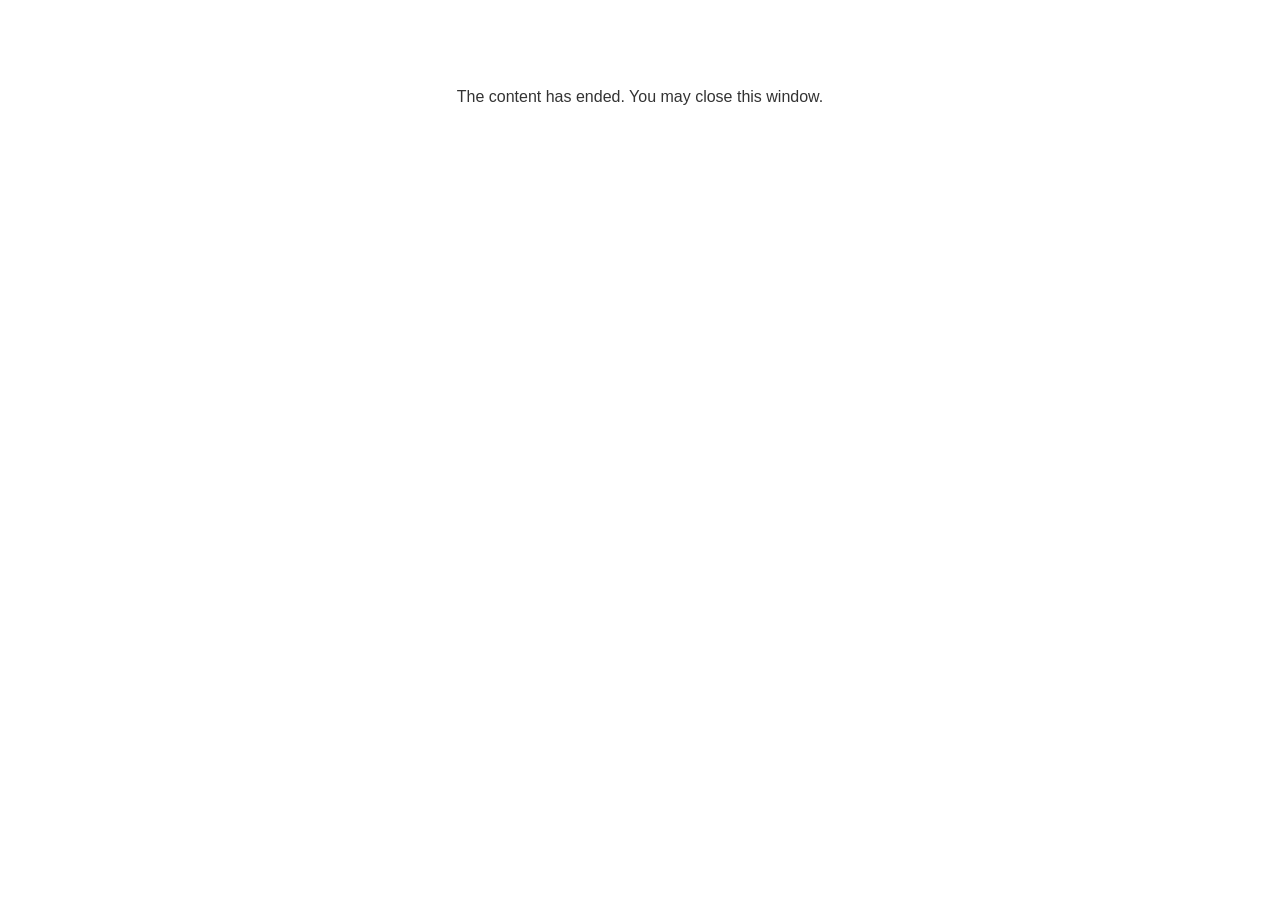
<file: project/game/lms/goodbye.html>
<!doctype html>
<html>
<body style="background-color: #ffffff;">

<p role="alert" style="color: #333333;font-family: Lato, articulate, tahoma, arial;font-size: medium;text-align: center;">
<br><br><br><br>
The content has ended. You may close this window.
</p>

</body>
</html>
</file>
<file: style.css>
:root {
  --background: #0c1220;
  --surface: #131d2d;
  --surface-light: #1b293b;
  --text: #f2f5fa;
  --muted: #a0aec0;
  --accent: #65d9c4;
  --border: #28384b;
}

* {
  margin: 0;
  padding: 0;
  box-sizing: border-box;
  scroll-behavior: smooth;
}

body {
  font-family: 'DM Sans', sans-serif;
  background: var(--background);
  color: var(--text);
  line-height: 1.7;
}

h1, h2, h3, .logo {
  font-family: 'Space Grotesk', sans-serif;
  line-height: 1.2;
}

a {
  color: inherit;
  text-decoration: none;
}

.section {
  padding: 100px 8%;
}

.navbar {
  height: 78px;
  padding: 0 8%;
  display: flex;
  align-items: center;
  justify-content: space-between;
  position: sticky;
  top: 0;
  z-index: 100;
  background: rgba(12, 18, 32, 0.94);
  backdrop-filter: blur(15px);
  border-bottom: 1px solid var(--border);
}

.logo {
  font-size: 27px;
  font-weight: 700;
}

.logo span,
.hero h1 span,
.section-heading h2 span,
.contact h2 span {
  color: var(--accent);
}

nav {
  display: flex;
  align-items: center;
  gap: 32px;
}

nav a {
  color: var(--muted);
  font-size: 14px;
  transition: 0.3s;
}

nav a:hover {
  color: var(--accent);
}

.nav-contact {
  border: 1px solid var(--accent);
  padding: 9px 16px;
  border-radius: 6px;
  color: var(--accent);
}

.menu-toggle {
  display: none;
  background: none;
  border: none;
  color: var(--text);
  font-size: 25px;
  cursor: pointer;
}

.hero {
  min-height: 650px;
  display: grid;
  grid-template-columns: 1.2fr 0.8fr;
  gap: 50px;
  align-items: center;
}

.availability {
  display: inline-flex;
  align-items: center;
  gap: 10px;
  color: var(--accent);
  border: 1px solid var(--border);
  padding: 9px 13px;
  border-radius: 30px;
  font-size: 10px;
  letter-spacing: 1px;
  margin-bottom: 35px;
}

.status-dot {
  width: 8px;
  height: 8px;
  background: var(--accent);
  border-radius: 50%;
  display: inline-block;
}

.eyebrow {
  color: var(--accent);
  font-size: 11px;
  font-weight: 700;
  letter-spacing: 2px;
  margin-bottom: 16px;
}

.hero h1 {
  font-size: clamp(40px, 5.2vw, 68px);
  letter-spacing: -2.5px;
  max-width: 750px;
}

.hero-description {
  color: var(--muted);
  margin-top: 25px;
  max-width: 590px;
  font-size: 16px;
}

.hero-buttons {
  display: flex;
  gap: 15px;
  flex-wrap: wrap;
  margin-top: 35px;
}

.btn {
  padding: 13px 20px;
  border-radius: 6px;
  font-size: 13px;
  font-weight: 700;
  transition: 0.3s;
}

.btn-primary {
  background: var(--accent);
  color: #0c1220;
}

.btn-primary:hover {
  transform: translateY(-3px);
}

.btn-secondary {
  border: 1px solid var(--border);
}

.btn-secondary:hover {
  border-color: var(--accent);
}

.hero-stats {
  display: flex;
  gap: 45px;
  margin-top: 55px;
}

.hero-stats h3 {
  font-size: 23px;
  color: var(--accent);
}

.hero-stats p {
  font-size: 12px;
  color: var(--muted);
}

.hero-visual {
  position: relative;
}

.visual-card {
  background: linear-gradient(145deg, #1b2a40, #111a2a);
  border: 1px solid #34465c;
  border-radius: 15px;
  padding: 25px;
}

.visual-top,
.visual-footer {
  display: flex;
  justify-content: space-between;
  font-size: 10px;
  color: var(--muted);
  letter-spacing: 1px;
}

.live-indicator {
  color: var(--accent);
}

.tech-grid {
  display: grid;
  grid-template-columns: repeat(2, 1fr);
  gap: 13px;
  margin: 40px 0;
}

.tech-item {
  background: var(--surface-light);
  padding: 20px 12px;
  border: 1px solid var(--border);
  border-radius: 9px;
}

.tech-item span {
  font-size: 25px;
  color: var(--accent);
}

.tech-item p {
  font-size: 12px;
  margin-top: 10px;
}

.visual-footer {
  border-top: 1px solid var(--border);
  padding-top: 18px;
  font-size: 9px;
}

.floating-label {
  position: absolute;
  bottom: -20px;
  left: -35px;
  background: #23334a;
  border: 1px solid var(--border);
  padding: 12px 18px;
  border-radius: 7px;
  font-size: 12px;
  display: flex;
  align-items: center;
  gap: 10px;
}

.section-heading {
  margin-bottom: 45px;
  max-width: 750px;
}

.section-heading h2,
.contact h2 {
  font-size: clamp(32px, 4vw, 48px);
  letter-spacing: -1.5px;
}

.about-content {
  display: grid;
  grid-template-columns: 1.2fr 0.8fr;
  gap: 55px;
}

.about-content p {
  color: var(--muted);
  margin-bottom: 20px;
}

.about-highlight {
  background: var(--surface);
  border: 1px solid var(--border);
  border-radius: 12px;
  padding: 35px;
}

.about-highlight h3 {
  font-size: 25px;
  margin: 15px 0;
}

.about-highlight p:last-child {
  font-size: 13px;
}

.expertise {
  background: #101a29;
}

.expertise-grid,
.project-grid {
  display: grid;
  grid-template-columns: repeat(3, 1fr);
  gap: 20px;
}

.expertise-card {
  padding: 28px;
  background: var(--surface);
  border: 1px solid var(--border);
  border-radius: 10px;
  transition: 0.3s;
}

.expertise-card:hover,
.project-card:hover {
  transform: translateY(-5px);
  border-color: var(--accent);
}

.card-number {
  color: var(--accent);
  font-size: 12px;
}

.expertise-card h3 {
  font-size: 19px;
  margin: 20px 0 12px;
}

.expertise-card p,
.project-info > p:not(.eyebrow) {
  color: var(--muted);
  font-size: 13px;
}

.tags {
  display: flex;
  flex-wrap: wrap;
  gap: 7px;
  margin-top: 20px;
}

.tags span {
  color: var(--accent);
  background: #1e3440;
  padding: 5px 9px;
  border-radius: 4px;
  font-size: 10px;
}

.project-filters {
  display: flex;
  flex-wrap: wrap;
  gap: 10px;
  margin-bottom: 35px;
}

.filter-btn {
  background: var(--surface);
  color: var(--muted);
  border: 1px solid var(--border);
  border-radius: 5px;
  padding: 9px 16px;
  cursor: pointer;
  font-family: inherit;
  font-size: 12px;
}

.filter-btn.active,
.filter-btn:hover {
  background: var(--accent);
  color: var(--background);
  border-color: var(--accent);
}

.project-card {
  overflow: hidden;
  border-radius: 10px;
  background: var(--surface);
  border: 1px solid var(--border);
  transition: 0.3s;
}

.project-visual {
  height: 190px;
  padding: 18px;
  display: flex;
  flex-direction: column;
  justify-content: space-between;
  background: linear-gradient(135deg, #203d4a, #1b2540);
}

.project-visual > span:first-child {
  font-size: 10px;
  letter-spacing: 1px;
  color: #b9d4d2;
}

.project-symbol {
  font-family: 'Space Grotesk', sans-serif;
  font-size: 65px;
  color: var(--accent);
  text-align: center;
}

.project-type {
  font-size: 11px;
  text-align: right;
}

.project-elearning { background: linear-gradient(135deg, #243a53, #1b2940); }
.project-ai { background: linear-gradient(135deg, #342b58, #1b2540); }
.project-rag { background: linear-gradient(135deg, #214b4d, #1b2940); }
.project-python { background: linear-gradient(135deg, #493e29, #1b2940); }
.project-automation { background: linear-gradient(135deg, #47304c, #1b2940); }

.project-info {
  padding: 22px;
}

.project-info h3 {
  font-size: 19px;
  margin: 10px 0;
}

.project-status {
  display: inline-block;
  margin-top: 17px;
  font-size: 10px;
  color: var(--accent);
  background: #1c3539;
  padding: 5px 9px;
  border-radius: 4px;
}

.project-link {
  display: block;
  margin-top: 17px;
  font-size: 12px;
  color: var(--accent);
}

.project-card.hidden {
  display: none;
}

.journey {
  background: #101a29;
}

.journey-content {
  border-left: 1px solid var(--border);
  padding-left: 30px;
  display: grid;
  gap: 35px;
}

.journey-item {
  position: relative;
}

.journey-item::before {
  content: '';
  position: absolute;
  left: -36px;
  top: 5px;
  height: 11px;
  width: 11px;
  border-radius: 50%;
  background: var(--accent);
}

.journey-item span {
  font-size: 10px;
  color: var(--accent);
  letter-spacing: 1px;
}

.journey-item h3 {
  margin: 8px 0;
  font-size: 21px;
}

.journey-item p {
  color: var(--muted);
  font-size: 13px;
}

.contact {
  text-align: center;
  padding-top: 110px;
  padding-bottom: 110px;
}

.contact > p:not(.eyebrow) {
  color: var(--muted);
  margin: 20px auto;
  max-width: 550px;
}

.contact-links {
  display: flex;
  justify-content: center;
  flex-wrap: wrap;
  gap: 15px;
  margin-top: 35px;
}

.contact-links a {
  border: 1px solid var(--border);
  border-radius: 6px;
  padding: 12px 20px;
  font-size: 13px;
  transition: 0.3s;
}

.contact-links a:hover {
  border-color: var(--accent);
  color: var(--accent);
}

footer {
  border-top: 1px solid var(--border);
  padding: 25px 8%;
  display: flex;
  justify-content: space-between;
  gap: 15px;
  color: var(--muted);
  font-size: 11px;
}

footer a {
  color: var(--accent);
}

/* RESPONSIVE DESIGN */

@media (max-width: 900px) {
  .hero {
    grid-template-columns: 1fr;
    padding-top: 75px;
  }

  .hero-visual {
    max-width: 500px;
  }

  .expertise-grid,
  .project-grid {
    grid-template-columns: repeat(2, 1fr);
  }

  .about-content {
    grid-template-columns: 1fr;
  }
}

@media (max-width: 600px) {
  .section {
    padding: 70px 6%;
  }

  .navbar {
    padding: 0 6%;
  }

  .menu-toggle {
    display: block;
  }

  nav {
    display: none;
    position: absolute;
    top: 78px;
    left: 0;
    width: 100%;
    padding: 25px;
    background: var(--surface);
    flex-direction: column;
    align-items: flex-start;
    gap: 20px;
    border-bottom: 1px solid var(--border);
  }

  nav.open {
    display: flex;
  }

  .hero h1 {
    font-size: 43px;
  }

  .hero-stats {
    gap: 20px;
  }

  .hero-stats h3 {
    font-size: 18px;
  }

  .expertise-grid,
  .project-grid {
    grid-template-columns: 1fr;
  }

  .floating-label {
    left: 0;
  }

  footer {
    flex-direction: column;
  }
}
</file>
<file: project/game/html5/data/css/output.min.css>
@font-face {
  font-family: 'LatoBold Charset1_ Bold0430C25C';
  src: url('[data-uri]');
  font-style: normal;
  font-weight: bold;
}
@font-face {
  font-family: 'Lato Charset1_ 5ruylIyWE12BC850';
  src: url('[data-uri]');
  font-style: normal;
  font-weight: normal;
}
@font-face {
  font-family: 'Open Sans Charset1_ 6Gd4E6FFBED';
  src: url('[data-uri]');
  font-style: normal;
  font-weight: normal;
}
@font-face {
  font-family: 'Open SansBold CharsBold8A1D037E';
  src: url('[data-uri]');
  font-style: normal;
  font-weight: bold;
}
@font-face {
  font-family: 'Symbol Charset1_ 6S3HprBCD30CF0';
  src: url('[data-uri]');
  font-style: normal;
  font-weight: normal;
}
@font-face {
  font-family: 'MS Gothic Charset1_ 6I2E23E8E49';
  src: url('[data-uri]');
  font-style: normal;
  font-weight: normal;
}
@font-face {
  font-family: 'MS PGothic Charset1_ 67DE7D5F54';
  src: url('[data-uri]');
  font-style: normal;
  font-weight: normal;
}
@font-face {
  font-family: 'Open Sans Charset0_v9TY33EDE6F2';
  src: url('[data-uri]');
  font-style: normal;
  font-weight: normal;
}
@font-face {
  font-family: 'Open SansBold CharsBoldE47A47C6';
  src: url('[data-uri]');
  font-style: normal;
  font-weight: bold;
}
@font-face {
  font-family: 'Arial Charset0_v8wz5YMo9EE9FF07';
  src: url('[data-uri]');
  font-style: normal;
  font-weight: normal;
}
@font-face {
  font-family: 'Symbol Charset0_v5lJRVOBDCB5E16';
  src: url('[data-uri]');
  font-style: normal;
  font-weight: normal;
}
@font-face {
  font-family: 'SymbolBold Charset0Bold24924240';
  src: url('[data-uri]');
  font-style: normal;
  font-weight: normal;
}
@font-face {
  font-family: 'MS Gothic Charset0_v93581CF07A5';
  src: url('[data-uri]');
  font-style: normal;
  font-weight: normal;
}
@font-face {
  font-family: 'MS PGothic Charset0_v8y8F26E3D1';
  src: url('[data-uri]');
  font-style: normal;
  font-weight: normal;
}
.cs-HTML {
  background: rgba(40, 40, 40, 1);
}
.cs-pxabnsnfns10111100101 .cs-infopanel  {
  box-shadow: 0 1px 0 rgba(0, 0, 0, 0);
  background: rgba(255, 255, 255, 1);
}
.cs-pxabnsnfns10111100101 .cs-infopanel .cs-link {
  color: rgba(186, 187, 186, 1);
}
.cs-pxabnsnfns10111100101 .cs-infopanel .cs-link:hover {
  color: rgba(255, 255, 255, 1);
}
.cs-pxabnsnfns10111100101 .cs-infopanel .cs-name {
  color: rgba(68, 68, 68, 1);
}
.cs-pxabnsnfns10111100101 .cs-infopanel .cs-title {
  color: rgba(153, 153, 153, 1);
}
.cs-pxabnsnfns10111100101 .cs-infopanelpopup  {
  box-shadow: 0 1px 0 rgba(0, 0, 0, 0);
  background: rgba(0, 0, 0, 0);
}
.cs-pxabnsnfns10111100101 .cs-infopanelpopup .cs-link {
  color: rgba(255, 0, 0, 1);
}
.cs-pxabnsnfns10111100101 .cs-infopanelpopup .cs-link:hover {
  color: rgba(255, 255, 255, 1);
}
.cs-pxabnsnfns10111100101 .cs-infopanelpopup .cs-name {
  color: rgba(255, 255, 255, 1);
}
.cs-pxabnsnfns10111100101 .cs-infopanelpopup .cs-bio {
  color: rgba(186, 187, 186, 1);
}
.cs-pxabnsnfns10111100101 .cs-timer  {
  color: rgba(186, 187, 186, 1);
}
.cs-pxabnsnfns10111100101 .cs-duration stop:first-child {
  stop-color: rgba(60, 60, 60, 1);
}
.cs-pxabnsnfns10111100101 .cs-duration stop:last-child {
  stop-color: rgba(60, 60, 60, 1);
}
.cs-pxabnsnfns10111100101 .cs-elapsed stop:first-child {
  stop-color: rgba(254, 227, 71, 1);
}
.cs-pxabnsnfns10111100101 .cs-elapsed stop:last-child {
  stop-color: rgba(254, 227, 71, 1);
}
.cs-pxabnsnfns10111100101 .cs-timer .cs-pie .cs-innerstroke {
  stroke: rgba(199, 199, 199, 1);
}
.cs-pxabnsnfns10111100101 .cs-timer .cs-pie .cs-innerborder {
  stroke: rgba(255, 255, 255, 1);
}
.cs-pxabnsnfns10111100101 .cs-window  {
  box-shadow: 0 8px 5px rgba(0, 0, 0, 0.2);
  border-color: rgba(49, 99, 0, 0);
  background: rgba(33, 33, 33, 1);
  color: rgba(248, 248, 248, 1);
}
.cs-pxabnsnfns10111100101 .cs-window .cs-diva {
  border-color: rgba(78, 78, 78, 1);
}
.cs-pxabnsnfns10111100101 .cs-window .cs-divb {
  border-color: rgba(78, 78, 78, 0);
}
.cs-pxabnsnfns10111100101 .cs-editor .cs-editor-slide {
  color: rgba(226, 226, 226, 1);
}
.cs-pxabnsnfns10111100101 .cs-editor .cs-editor-html {
  color: rgba(186, 187, 186, 1);
}
.cs-pxabnsnfns10111100101 .cs-editor .cs-editor-button {
  text-shadow: 0 1px 0 rgba(0, 0, 0, 0);
  color: rgba(255, 255, 255, 1);
  border-color: rgba(211, 211, 211, 1);
  background: rgba(34, 34, 34, 1);
}
.cs-pxabnsnfns10111100101 .cs-editor .cs-editor-button:hover {
  background: rgba(68, 68, 68, 1);
}
.cs-pxabnsnfns10111100101 .cs-editor .cs-editor-button:active {
  background: rgba(68, 68, 68, 1);
}
.cs-pxabnsnfns10111100101 .cs-listitem  {
  color: rgba(186, 187, 186, 1);
  border-color: none;
  border: 1px solid transparent;
}
.cs-pxabnsnfns10111100101 .cs-listitem:hover {
  background: rgba(255, 255, 255, 0.06);
  border-color: rgba(108, 108, 108, 1) !important;
  border-width: 1px;
  border-radius: 2px;
  border-style: solid;
  box-sizing: border-box;
}
.cs-pxabnsnfns10111100101 .cs-listitem.hover {
  background: rgba(255, 255, 255, 0.06);
  border-color: rgba(108, 108, 108, 1) !important;
  border-width: 1px;
  border-radius: 2px;
  border-style: solid;
  box-sizing: border-box;
}
.cs-pxabnsnfns10111100101 .cs-glossary  {
  color: rgba(186, 187, 186, 1);
}
.cs-pxabnsnfns10111100101 .cs-glossary .cs-scrolling-panel {
  background: rgba(0, 0, 0, 0);
}
.cs-pxabnsnfns10111100101 .cs-glossary .cs-term.cs-selected .cs-choice-list-trigger {
  color: rgba(255, 255, 255, 1);
  background: rgba(255, 255, 255, 1);
}
.cs-pxabnsnfns10111100101 .cs-glossary .cs-term.cs-selected .cs-choice-list-trigger:focus {
  color: rgba(255, 255, 255, 1);
  background: rgba(255, 255, 255, 1);
}
.cs-pxabnsnfns10111100101 .cs-glossary .cs-term:hover .cs-choice-list-trigger {
  background: rgba(186, 187, 186, 1);
}
.cs-pxabnsnfns10111100101 .cs-glossary .cs-term.hover .cs-choice-list-trigger {
  background: rgba(186, 187, 186, 1);
}
.cs-pxabnsnfns10111100101 .cs-glossary .cs-term .cs-choice-list-trigger:focus {
  background: rgba(186, 187, 186, 1);
}
.cs-pxabnsnfns10111100101 .cs-glossary .cs-diva {
  border-color: rgba(0, 0, 0, 0);
}
.cs-pxabnsnfns10111100101 .cs-glossary .cs-divb {
  border-color: rgba(0, 0, 0, 0);
}
.cs-pxabnsnfns10111100101 .cs-glossary .cs-divc {
  border-color: rgba(0, 0, 0, 0);
}
.cs-pxabnsnfns10111100101 .cs-glossary .cs-heading {
  color: rgba(248, 248, 248, 1);
  font-weight: 700;
}
.note-content p span {
  color: rgba(186, 187, 186, 1);
  line-height: 1.4em;
  font-size: 103.769%;
}
.cs-pxabnsnfns10111100101 .cs-resource .cs-separator {
  border-color: rgba(0, 0, 0, 0);
}
.cs-pxabnsnfns10111100101 .cs-outline  {
  color: rgba(45, 45, 45, 1);
}
.cs-pxabnsnfns10111100101 .cs-outline .cs-diva {
  border-color: rgba(0, 0, 0, 0);
}
.cs-pxabnsnfns10111100101 .cs-outline .cs-divb {
  border-color: rgba(0, 0, 0, 0);
}
.cs-pxabnsnfns10111100101 .cs-outline .cs-divc {
  border-color: rgba(0, 0, 0, 0);
}
.cs-pxabnsnfns10111100101 .cs-outline .cs-search-filter:hover {
  color: rgba(0, 0, 0, 0);
}
.cs-pxabnsnfns10111100101 .cs-outline .cs-search-filter.hover {
  color: rgba(0, 0, 0, 0);
}
.cs-pxabnsnfns10111100101 .cs-transcript  {
  color: rgba(255, 255, 255, 1);
}
.cs-pxabnsnfns10111100101 .cs-transcript .cs-div {
  border-color: rgba(0, 0, 0, 0);
}
.cs-pxabnsnfns10111100101 .cs-tabs:not(.topmenu-item) {
  color: rgba(248, 248, 248, 1);
}
.cs-pxabnsnfns10111100101 .cs-tabs .cs-inner-button:not(.topmenu-item) {
  text-shadow: 0 1px 0 rgba(0, 0, 0, 0);
}
.cs-pxabnsnfns10111100101 .cs-tabs:hover:not(.topmenu-item) {
  color: rgba(248, 248, 248, 1);
}
.cs-pxabnsnfns10111100101 .cs-tabs.cs-selected {
  background: rgba(0, 0, 0, 0);
  color: rgba(248, 248, 248, 1);
}
.cs-pxabnsnfns10111100101 .cs-seekcontrol  {
  background: rgba(0, 0, 0, 0);
  border-color: rgba(0, 0, 0, 0);
}
.cs-pxabnsnfns10111100101 .cs-seekcontrol .cs-button:hover .cs-icon {
  fill: rgba(255, 255, 255, 1);
}
.cs-pxabnsnfns10111100101 .cs-seekcontrol .cs-button.hover .cs-icon {
  fill: rgba(255, 255, 255, 1);
}
.cs-pxabnsnfns10111100101 .cs-seekcontrol .cs-button .cs-icon-shadow {
  fill: rgba(0, 0, 0, 0);
}
.cs-pxabnsnfns10111100101 .cs-seekcontrol .cs-button .cs-icon {
  fill: rgba(180, 180, 180, 1);
}
.cs-pxabnsnfns10111100101 .cs-seekcontrol .cs-seek .cs-fill {
  background: rgba(255, 255, 255, 0.6);
}
.cs-pxabnsnfns10111100101 .cs-seekcontrol .cs-seek {
  background: rgba(108, 108, 108, 1);
  border-color: rgba(0, 0, 0, 0);
}
.cs-pxabnsnfns10111100101 .cs-searchinput .cs-input {
  color: rgba(186, 187, 186, 1);
  border-color: rgba(0, 0, 0, 0);
  background: rgba(255, 255, 255, 0.06);
}
.cs-pxabnsnfns10111100101 .cs-searchinput .cs-input:focus {
  color: rgba(248, 248, 248, 1);
  background: rgba(41, 41, 41, 1);
}
.cs-pxabnsnfns10111100101 .cs-searchinput .cs-input:hover {
  box-shadow: inset 0 0 1px 0 rgba(69, 126, 19, 0);
}
.cs-pxabnsnfns10111100101 .cs-searchinput .cs-input.hover {
  box-shadow: inset 0 0 1px 0 rgba(69, 126, 19, 0);
}
.cs-pxabnsnfns10111100101 .cs-searchinput .cs-button .cs-icon {
  fill: rgba(186, 187, 186, 1);
}
.cs-pxabnsnfns10111100101 .cs-searchinput .cs-button:hover {
  fill: rgba(63, 133, 0, 1);
}
.cs-pxabnsnfns10111100101 .cs-searchinput .cs-button.hover {
  fill: rgba(63, 133, 0, 1);
}
.cs-pxabnsnfns10111100101 .cs-menu  {
  box-shadow: 0 1px 0 rgba(0, 0, 0, 0);
  background: rgba(33, 33, 33, 1);
}
.cs-pxabnsnfns10111100101 .cs-topmenu-item.active .cs-tab {
  background: rgba(33, 33, 33, 1);
}
.cs-pxabnsnfns10111100101 .cs-logo  {
  box-shadow: 0 1px 0 rgba(37, 75, 0, 1);
  background: rgba(255, 255, 255, 0);
}
.cs-pxabnsnfns10111100101 .cs-checkbox  {
  color: rgba(255, 255, 255, 1);
}
.cs-pxabnsnfns10111100101 .cs-checkbox:hover {
  border-color: rgba(175, 221, 130, 1);
}
.cs-pxabnsnfns10111100101 .cs-checkbox.hover {
  border-color: rgba(175, 221, 130, 1);
}
.cs-pxabnsnfns10111100101 .cs-checkbox .cs-box {
  color: rgba(255, 255, 255, 1);
  border-color: rgba(42, 83, 0, 1);
}
.cs-pxabnsnfns10111100101 .cs-checkbox .cs-box:checked::after {
  color: rgba(43, 196, 0, 1);
}
.cs-pxabnsnfns10111100101 .cs-button  {
  text-shadow: 0 1px 0 rgba(0, 0, 0, 0);
  color: rgba(186, 187, 186, 1);
  border-color: rgba(0, 0, 0, 0);
  background: rgba(0, 0, 0, 0);
  box-shadow: 0 1px 0 rgba(0, 0, 0, 0);
}
.cs-pxabnsnfns10111100101 .cs-button .cs-icon {
  fill: rgba(186, 187, 186, 1);
}
.cs-pxabnsnfns10111100101 .cs-button .cs-icon-shadow {
  fill: rgba(0, 0, 0, 0);
}
.cs-pxabnsnfns10111100101 .cs-button:hover {
  background: rgba(248, 248, 248, 1);
}
.cs-pxabnsnfns10111100101 .cs-button.hover {
  background: rgba(248, 248, 248, 1);
}
.cs-pxabnsnfns10111100101 .cs-button:active {
  background: rgba(0, 0, 0, 0);
}
.cs-pxabnsnfns10111100101 .cs-button.cs-disabled:hover {
  background: rgba(0, 0, 0, 0);
}
.cs-pxabnsnfns10111100101 .cs-button.cs-disabled.hover {
  background: rgba(0, 0, 0, 0);
}
.cs-pxabnsnfns10111100101 .cs-button.cs-disabled:active {
  background: rgba(0, 0, 0, 0);
}
.cs-pxabnsnfns10111100101 .cs-button.cs-volume:hover {
  background: rgba(0, 0, 0, 0);
}
.cs-pxabnsnfns10111100101 .cs-button.cs-volume.hover {
  background: rgba(0, 0, 0, 0);
}
.cs-pxabnsnfns10111100101 .cs-button.cs-volume:active {
  background: rgba(0, 0, 0, 0);
}
.cs-pxabnsnfns10111100101.cs-base  {
  color: rgba(186, 187, 186, 1);
  border-color: rgba(40, 40, 40, 1);
  background: rgba(40, 40, 40, 1);
}
.cs-pxabnsnfns10111100101.cs-base .cs-separator .cs-diva {
  background: rgba(69, 69, 69, 1);
}
.cs-pxabnsnfns10111100101.cs-base .cs-separator .cs-divb {
  background: rgba(0, 0, 0, 0);
}
.cs-pxabnsnfns10111100101.cs-base .cs-topmenu-item.active .cs-tab {
  border-color: rgba(69, 69, 69, 1);
}
.cs-pxabnsnfns10111100101.cs-base .cs-topmenu-item.active .cs-panel {
  border-color: rgba(69, 69, 69, 1);
}
.cs-pxabnsnfns10111100101.cs-base .cs-left {
  background: rgba(33, 33, 33, 1);
}
.cs-pxabnsnfns10111100101.cs-base .cs-area-primary .cs-slide-container {
  background: rgba(40, 40, 40, 1);
}
.cs-pxabnsnfns10111100101.cs-base.cs-custom-theme .cs-brandhighlight-bg {
  background: rgba(79, 189, 244, 1) !important;
}
.cs-pxabnsnfns10111100101.cs-base.cs-custom-theme .cs-brandhighlight-secondary-bg {
  background: rgba(255, 255, 255, 1) !important;
}
.cs-pxabnsnfns10111100101.cs-base.cs-custom-theme .cs-brandhighlight-border {
  border-color: rgba(79, 189, 244, 1) !important;
}
.cs-pxabnsnfns10111100101.cs-base.cs-custom-theme .cs-brandhighlight-text {
  color: rgba(79, 189, 244, 1) !important;
}
.cs-pxabnsnfns10111100101.cs-base.cs-custom-theme .cs-brandhighlight-fill {
  fill: rgba(79, 189, 244, 1) !important;
}
.cs-pxabnsnfns10111100101.cs-base.cs-custom-theme .cs-listitem.cs-selected {
  background-color: rgba(255, 255, 255, 0.06) !important;
}
.cs-pxabnsnfns10111100101 .cs-volume::-moz-range-thumb {
  border-color: rgba(43, 85, 0, 1);
  box-shadow: inset 0 0 1px 0 rgba(43, 85, 0, 1);
  background: rgba(255, 255, 255, 1);
}
.cs-pxabnsnfns10111100101 .cs-volume::-ms-thumb {
  border-color: rgba(43, 85, 0, 1);
  box-shadow: inset 0 0 1px 0 rgba(43, 85, 0, 1);
  background: rgba(255, 255, 255, 1);
}
.cs-pxabnsnfns10111100101 .cs-volume::-webkit-slider-thumb {
  border-color: rgba(43, 85, 0, 1);
  box-shadow: inset 0 0 1px 0 rgba(43, 85, 0, 1);
  background: rgba(255, 255, 255, 1);
}
.cs-pxabnsnfns10111100101 .cs-volume::-moz-range-track {
  border-color: rgba(66, 140, 1, 1);
  background: rgba(108, 108, 108, 1);
}
.cs-pxabnsnfns10111100101 .cs-volume::-ms-track {
  border-color: rgba(66, 140, 1, 1);
  background: rgba(108, 108, 108, 1);
}
.cs-pxabnsnfns10111100101 .cs-volume::-webkit-slider-runnable-track {
  border-color: rgba(66, 140, 1, 1);
  background: rgba(108, 108, 108, 1);
}
body.show-focus .tab-focus-box {
  box-shadow: 0 0 0 1px rgba(255, 255, 0, 1), 0 0 0 3px rgba(0, 32, 96, 1), 0 0 5px 5px rgba(255, 255, 0, 1);
  border-color: transparent;
  outline: 2px transparent solid;
}
.skipnav {
  box-shadow: 0 0 0 1px rgba(255, 255, 0, 1), 0 0 0 3px rgba(0, 32, 96, 1), 0 0 5px 5px rgba(255, 255, 0, 1);
  border-color: transparent;
  outline: 2px transparent solid;
}
.cs-pxabnsnfns10111100101 .cs-listitem:hover {
  color: none;
}
.cs-pxabnsnfns10111100101 .cs-listitem.hover {
  color: none;
}
.cs-pxabnsnfns10111100101 .cs-listitem.cs-viewed {
  color: #BABBBA;
}
.cs-pxabnsnfns10111100101 .cs-listitem {
  color: #BABBBA;
}
.cs-pxabnsnfns10111100101 .cs-listitem:hover .cs-icon-carrot * {
  fill: none;
}
.cs-pxabnsnfns10111100101 .cs-listitem.hover .cs-icon-carrot * {
  fill: none;
}
.cs-pxabnsnfns10111100101 .cs-listitem .cs-icon-carrot {
  color: none;
  top: calc(3px);
}
.cs-pxabnsnfns10111100101 .cs-listitem .cs-icon-carrot .cs-shadow {
  color: #F8F8F8;
}
.cs-pxabnsnfns10111100101 .item-collapsible .is-scene {
  color: #F8F8F8 !important;
  font-weight: 700;
}
.cs-pxabnsnfns10111100101 .is-scene .cs-icon-carrot * {
  color: #F8F8F8 !important;
  font-weight: 700;
}
.cs-pxabnsnfns10111100101 .is-scene:not(.outline-links-collapse) > a {
  color: #F8F8F8;
}
.cs-pxabnsnfns10111100101 .is-scene:not(.outline-links-collapse) .cs-icon-carrot * {
  fill: none !important;
  color: #F8F8F8 !important;
}
.cs-pxabnsnfns10111100101 .tabs, .cs-pxabnsnfns10111100101 .cs-logo {
  border-bottom: 1px solid rgba(108, 108, 108, 1);
}
.cs-pxabnsnfns10111100101 .area-secondary-wrapper:after {
  background-image: url('[data-uri]');
  background-size: 100%;
}
.cs-pxabnsnfns10111100101 .panel-footer {
  background: #212121;
}
.cs-pxabnsnfns10111100101 #outline-search {
  background: rgba(255, 255, 255, 0.06);
  border-color: rgba(108, 108, 108, 1);
  border-width: 1px;
  border-style: solid;
}
.cs-pxabnsnfns10111100101 .topmenu-panel #outline-search {
  background: #545454;
}
.cs-pxabnsnfns10111100101 .search-icon circle, .cs-pxabnsnfns10111100101 .search-icon path {
  stroke: #BABBBA;
}
.cs-pxabnsnfns10111100101 #outline-search input[type   =search] {
  color: #F8F8F8;
}
.cs-pxabnsnfns10111100101 #outline-search ::-webkit-input-placeholder {
  color: #BABBBA !important;
}
.cs-pxabnsnfns10111100101 #outline-search :-ms-input-placeholder {
  color: #BABBBA !important;
}
.cs-pxabnsnfns10111100101 #outline-search ::-moz-placeholder {
  color: #BABBBA !important;
  opacity: 1;
}
.cs-pxabnsnfns10111100101 .cs-topmenu-item.active, body:not(.is-touchable-tablet) .cs-pxabnsnfns10111100101 .cs-topmenu-item:hover {
  color: #F8F8F8;
}
.cs-pxabnsnfns10111100101 .cs-topmenu-item.button-tapped {
  color: #F8F8F8;
}
.cs-pxabnsnfns10111100101 .cs-topmenu-item.active .cs-tab, .cs-pxabnsnfns10111100101 .cs-topmenu-item .cs-tab {
  background: transparent !important;
  border: none !important;
}
.cs-pxabnsnfns10111100101 .top-tabs-drop-icon div {
  background: #BABBBA;
}
.cs-pxabnsnfns10111100101 .cs-panel.topmenu-panel .panel-content, .cs-pxabnsnfns10111100101 .top-tabs-drop {
  background: #212121;
}
.cs-pxabnsnfns10111100101 .cs-topmenu-item.active .cs-panel {
  background: #212121;
}
.cs-pxabnsnfns10111100101 .cs-menu.topmenu-panel, .cs-pxabnsnfns10111100101 .top-tabs-drop {
  border: 1px solid rgba(69, 69, 69, 1) !important;
  border-radius: 3px;
}
.cs-pxabnsnfns10111100101 .resources .resources-list a:hover {
  background: rgba(255, 255, 255, 0.06);
}
body:not(.is-touchable-tablet) .cs-pxabnsnfns10111100101 .resources .resources-list a:hover {
  background: rgba(255, 255, 255, 0.06);
}
.cs-pxabnsnfns10111100101 .resources .resources-list a.hover {
  background: rgba(255, 255, 255, 0.06);
}
body:not(.is-touchable-tablet) .cs-pxabnsnfns10111100101 .resources .resources-list a.hover {
  background: rgba(255, 255, 255, 0.06);
}
.cs-pxabnsnfns10111100101 .resources .resources-list a.button-tapped {
  background: rgba(255, 255, 255, 0.06);
}
.cs-pxabnsnfns10111100101 .cs-icon path, .cs-pxabnsnfns10111100101 .cs-icon rect, .cs-pxabnsnfns10111100101 .cs-icon polygon, .cs-pxabnsnfns10111100101 .menu-icon-wrapper.menu-icon-wrapper-hover path {
  fill: #BABBBA;
}
.cs-pxabnsnfns10111100101 .cs-icon .icon-stroke-only {
  fill: none !important;
  stroke: #BABBBA !important;
}
body:not(.is-touchable-tablet) .cs-pxabnsnfns10111100101 .cs-button:hover .cs-icon path, body:not(.is-touchable-tablet) .cs-pxabnsnfns10111100101 .cs-button:hover .cs-icon rect, body:not(.is-touchable-tablet) .cs-pxabnsnfns10111100101 .cs-button:hover .cs-icon polygon {
  fill: #F8F8F8;
}
body:not(.is-touchable-tablet) .cs-pxabnsnfns10111100101 .cs-tabs:hover .search-icon circle, body:not(.is-touchable-tablet) .cs-pxabnsnfns10111100101 .cs-tabs:hover .search-icon path {
  stroke: #F8F8F8;
}
.cs-pxabnsnfns10111100101 .cs-button.button-tapped .cs-icon path, .cs-pxabnsnfns10111100101 .cs-button.button-tapped .cs-icon rect, .cs-pxabnsnfns10111100101 .cs-button.button-tapped .cs-icon polygon {
  fill: #F8F8F8;
}
body:not(.is-touchable-tablet) .cs-pxabnsnfns10111100101 .cs-button:hover .cs-icon .icon-stroke-only {
  fill: none !important;
  stroke: #F8F8F8 !important;
}
.cs-pxabnsnfns10111100101 .cs-button:button-tapped .cs-icon .icon-stroke-only {
  fill: none !important;
  stroke: #F8F8F8 !important;
}
.cs-pxabnsnfns10111100101 .menu-icon-wrapper.menu-icon-wrapper-hover svg path {
  fill: #F8F8F8;
}
.floating-sidebar:not(.sidebar-closed) .cs-pxabnsnfns10111100101 #hamburger .menu-icon-wrapper svg path {
  fill: #BABBBA;
}
.floating-sidebar:not(.sidebar-closed) .cs-pxabnsnfns10111100101 #hamburger .menu-icon-wrapper.menu-icon-wrapper-hover svg path {
  fill: #F8F8F8;
}
.cs-pxabnsnfns10111100101 .volume .btn:before {
  background-image: url('[data-uri]');
}
.cs-pxabnsnfns10111100101 .volume-track {
  background: #6C6C6C;
}
.cs-pxabnsnfns10111100101 .volume-icon circle {
  stroke: #BABBBA;
}
.cs-pxabnsnfns10111100101 .cs-settings > .settings-panel {
  background: #212121;
  border: 1px solid rgba(69, 69, 69, 1) !important;
  border-radius: 3px;
}
.cs-pxabnsnfns10111100101 .cs-settings > .panel-down-arrow {
  fill: #212121;
}
.cs-pxabnsnfns10111100101 .switch-toggle .border {
  stroke: #7C7C7C;
}
.cs-pxabnsnfns10111100101 .switch-toggle .thumb-off .thumb {
  fill: #A2A2A2;
}
.cs-pxabnsnfns10111100101 .switch-toggle .thumb-on .track {
  fill: rgba(79, 189, 244, 1);
}
.cs-pxabnsnfns10111100101 .switch-toggle .thumb-off .track {
  fill: rgba(255, 255, 255, 0.1);
}
.cs-pxabnsnfns10111100101 .switch-label {
  color: #BABBBA;
}
.cs-pxabnsnfns10111100101 .cs-panel .scrollarea-btn:after {
  background: rgba(179, 180, 179, 0.75);
}
.scrollarea-scrollbar:hover .scrollarea-btn:after, .scrollarea-scrollbar.highlight-scrollbar .scrollarea-btn:after {
  background: rgba(179, 180, 179, 0.75);
}
.floating-sidebar .sidebar-overlay {
  background: rgba(0, 0, 0, 0.85);
}
.cs-pxabnsnfns10111100101 .overlay-message {
  background: rgba(0, 0, 0, 0.85);
}
.cs-pxabnsnfns10111100101 .top-ui-bg, .cs-pxabnsnfns10111100101 .bottom-ui-bg, .cs-pxabnsnfns10111100101 .right-ui-bg, .cs-pxabnsnfns10111100101 .left-ui-bg {
  background: rgba(40, 40, 40, 0.8);
}
.cs-pxabnsnfns10111100101 .circle-progress-bg {
  fill: #282828;
}
.cs-pxabnsnfns10111100101 .circle-progress-well {
  fill: #6C6C6C;
}
.cs-pxabnsnfns10111100101 .circle-progress-pie {
  stroke: #6C6C6C;
}
.cs-pxabnsnfns10111100101 .lightbox .option-pane {
  background: rgba(40, 40, 40, 0.8);
}
.cs-pxabnsnfns10111100101 .lightbox .option-pane:before {
  background: #282828;
}
.cs-pxabnsnfns10111100101 .message-window {
  background: #212121;
  border: 1px solid rgba(255, 255, 255, 1) !important;
  border-radius: 3px;
}
.cs-pxabnsnfns10111100101 .message-window-header p, .cs-pxabnsnfns10111100101 .message-window-text {
  color: #F8F8F8;
}
.cs-pxabnsnfns10111100101 .message-window-header p {
  border-bottom: 1px solid rgba(255, 255, 255, 1);
}
.cs-pxabnsnfns10111100101 .message-window button.slide-object-button {
  border: 1px solid rgba(255, 255, 255, 1) !important;
}
.cs-pxabnsnfns10111100101 .message-window button.slide-object-button:hover {
  background: rgba(255, 255, 255, 0.06) !important;
}
.message-window .slide-object-button tspan, .message-window .slide-object-button-text tspan {
  fill: #F8F8F8 !important;
}
body:not(.is-touchable-tablet) .cs-pxabnsnfns10111100101 .cs-button:hover .text {
  color: #F8F8F8;
}
.cs-pxabnsnfns10111100101 .cs-button.button-tapped .text {
  color: #F8F8F8;
}
.cs-pxabnsnfns10111100101.cs-base {
  background: #282828;
}
.cs-pxabnsnfns10111100101 .cs-menu {
  background: transparent;
}
.cs-pxabnsnfns10111100101 .progress-bar .progress-bar-fill:after {
  background: #FFFFFF !important;
}
.cs-pxabnsnfns10111100101 .volume-dot {
  background: #FFFFFF !important;
}
.fn-npnxnanbsnfns10111100101 {
  font-family: 'Lato22AB4CAF';
  -webkit-font-variant-ligatures: no-common-ligatures;
  font-variant-ligatures: no-common-ligatures;
}
.fn-pxabnsnfns10111100101 {
  font-family: 'Lato22AB4CAF';
  -webkit-font-variant-ligatures: no-common-ligatures;
  font-variant-ligatures: no-common-ligatures;
}
.fn-npxnabnsnfns10111100101 {
  font-family: 'Lato22AB4CAF';
  -webkit-font-variant-ligatures: no-common-ligatures;
  font-variant-ligatures: no-common-ligatures;
}
.fn-npnxnanbnsnfns10111100101 {
  font-family: 'Lato22AB4CAF';
  -webkit-font-variant-ligatures: no-common-ligatures;
  font-variant-ligatures: no-common-ligatures;
}
.fn-pxabnsnfns10111100100 {
  font-family: 'Lato22AB4CAF';
  -webkit-font-variant-ligatures: no-common-ligatures;
  font-variant-ligatures: no-common-ligatures;
}
@font-face {
  font-family: 'Lato22AB4CAF';
  src: url('[data-uri]');
  font-style: normal;
  font-weight: bold;
}
@font-face {
  font-family: 'Lato22AB4CAF';
  src: url('[data-uri]');
  font-style: normal;
  font-weight: normal;
}
.cs-ResumePromptSlide .cs-5shWdHu20QC-ResumePromptSlide-btn0 {
  color: rgba(255, 255, 255, 1);
  border-color: rgba(211, 211, 211, 1);
  background: rgba(34, 34, 34, 1);
  text-shadow: 0 1px 0 rgba(0, 0, 0, 0);
}
.cs-ResumePromptSlide .cs-5shWdHu20QC-ResumePromptSlide-btn0 .cs-html {
  color: rgba(186, 187, 186, 1);
}
.cs-ResumePromptSlide .cs-5shWdHu20QC-ResumePromptSlide-btn0 .cs-slide {
  border-color: rgba(226, 226, 226, 1);
}
.cs-ResumePromptSlide .cs-5shWdHu20QC-ResumePromptSlide-btn0:hover {
  background: rgba(68, 68, 68, 1);
}
.cs-ResumePromptSlide .cs-5shWdHu20QC-ResumePromptSlide-btn0:active {
  background: rgba(68, 68, 68, 1);
}
.cs-ResumePromptSlide .cs-5shWdHu20QC-ResumePromptSlide-btn1 {
  color: rgba(255, 255, 255, 1);
  border-color: rgba(211, 211, 211, 1);
  background: rgba(34, 34, 34, 1);
  text-shadow: 0 1px 0 rgba(0, 0, 0, 0);
}
.cs-ResumePromptSlide .cs-5shWdHu20QC-ResumePromptSlide-btn1 .cs-html {
  color: rgba(186, 187, 186, 1);
}
.cs-ResumePromptSlide .cs-5shWdHu20QC-ResumePromptSlide-btn1 .cs-slide {
  border-color: rgba(226, 226, 226, 1);
}
.cs-ResumePromptSlide .cs-5shWdHu20QC-ResumePromptSlide-btn1:hover {
  background: rgba(68, 68, 68, 1);
}
.cs-ResumePromptSlide .cs-5shWdHu20QC-ResumePromptSlide-btn1:active {
  background: rgba(68, 68, 68, 1);
}
.cs-ExternalInterfaceErrorSlide .cs-buttonOK {
  color: rgba(255, 255, 255, 1);
  border-color: rgba(211, 211, 211, 1);
  background: rgba(34, 34, 34, 1);
  text-shadow: 0 1px 0 rgba(0, 0, 0, 0);
}
.cs-ExternalInterfaceErrorSlide .cs-buttonOK .cs-html {
  color: rgba(186, 187, 186, 1);
}
.cs-ExternalInterfaceErrorSlide .cs-buttonOK .cs-slide {
  border-color: rgba(226, 226, 226, 1);
}
.cs-ExternalInterfaceErrorSlide .cs-buttonOK:hover {
  background: rgba(68, 68, 68, 1);
}
.cs-ExternalInterfaceErrorSlide .cs-buttonOK:active {
  background: rgba(68, 68, 68, 1);
}
</file>
